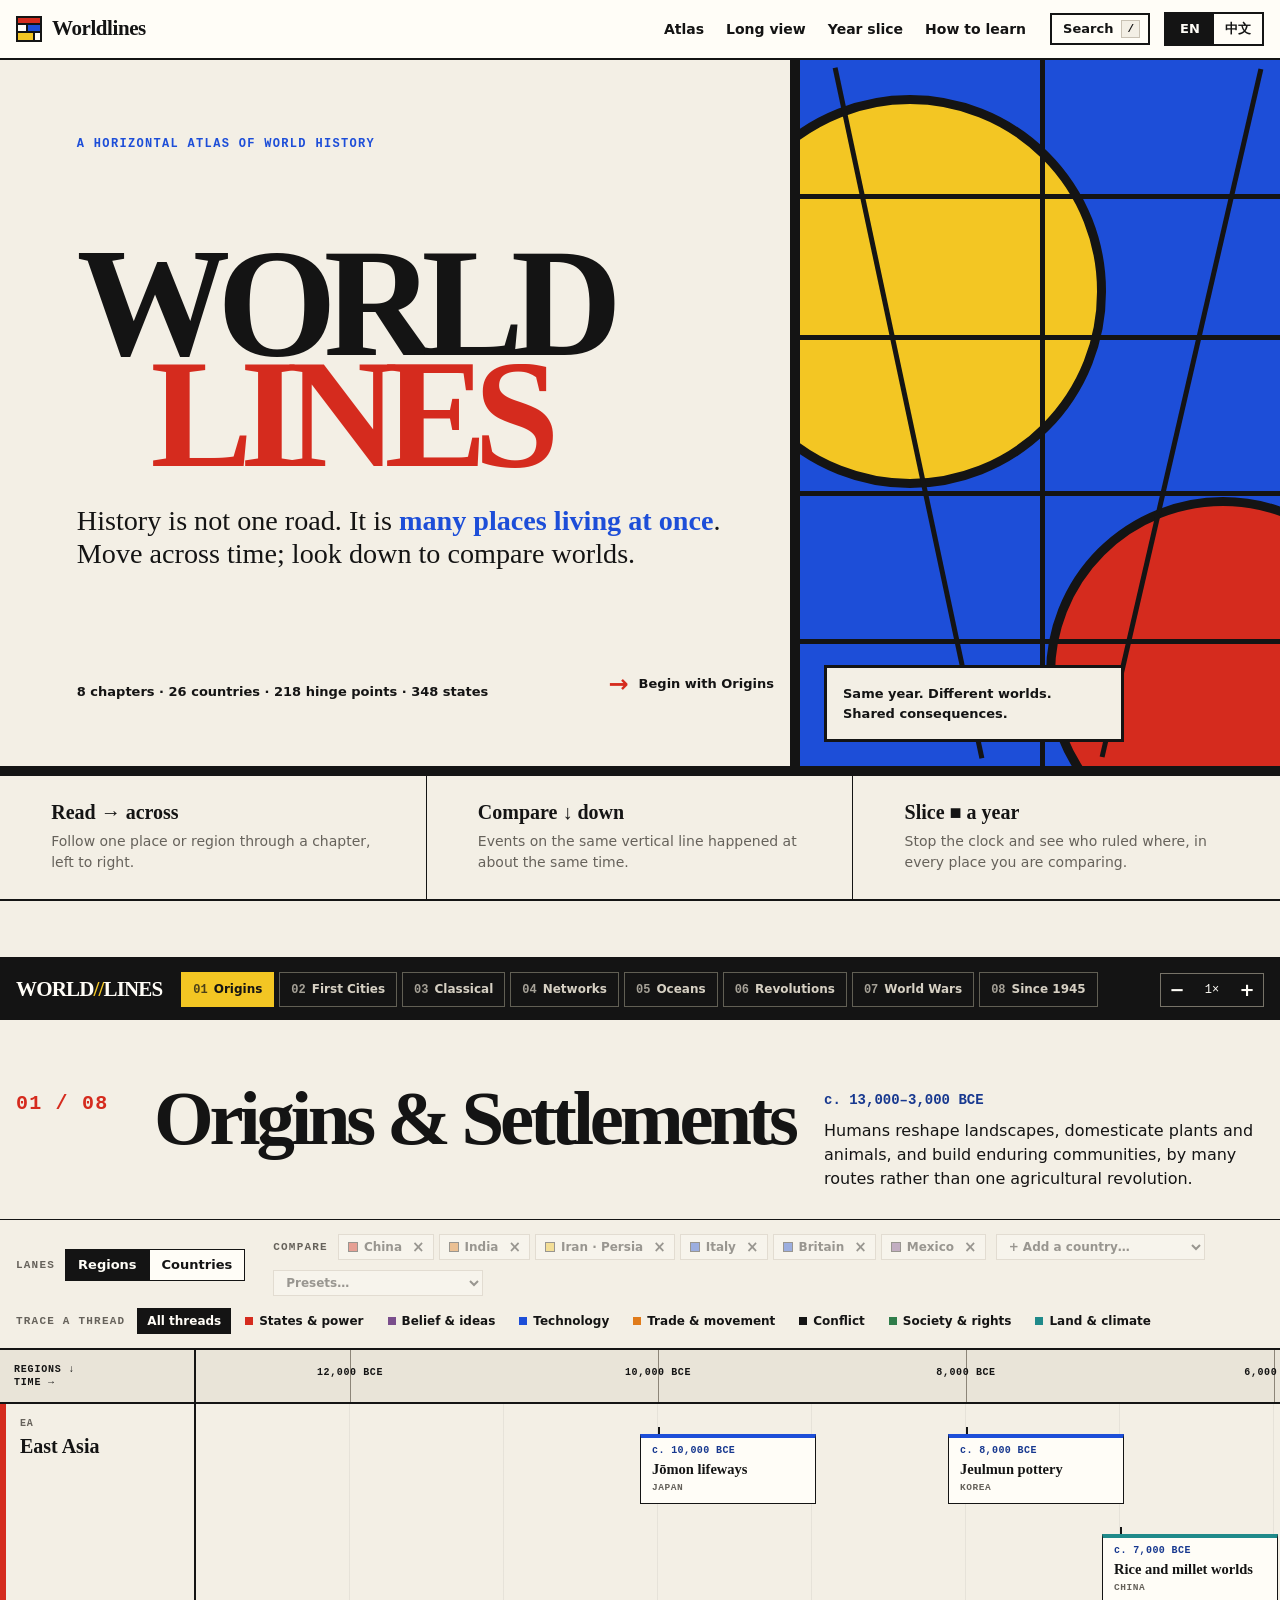
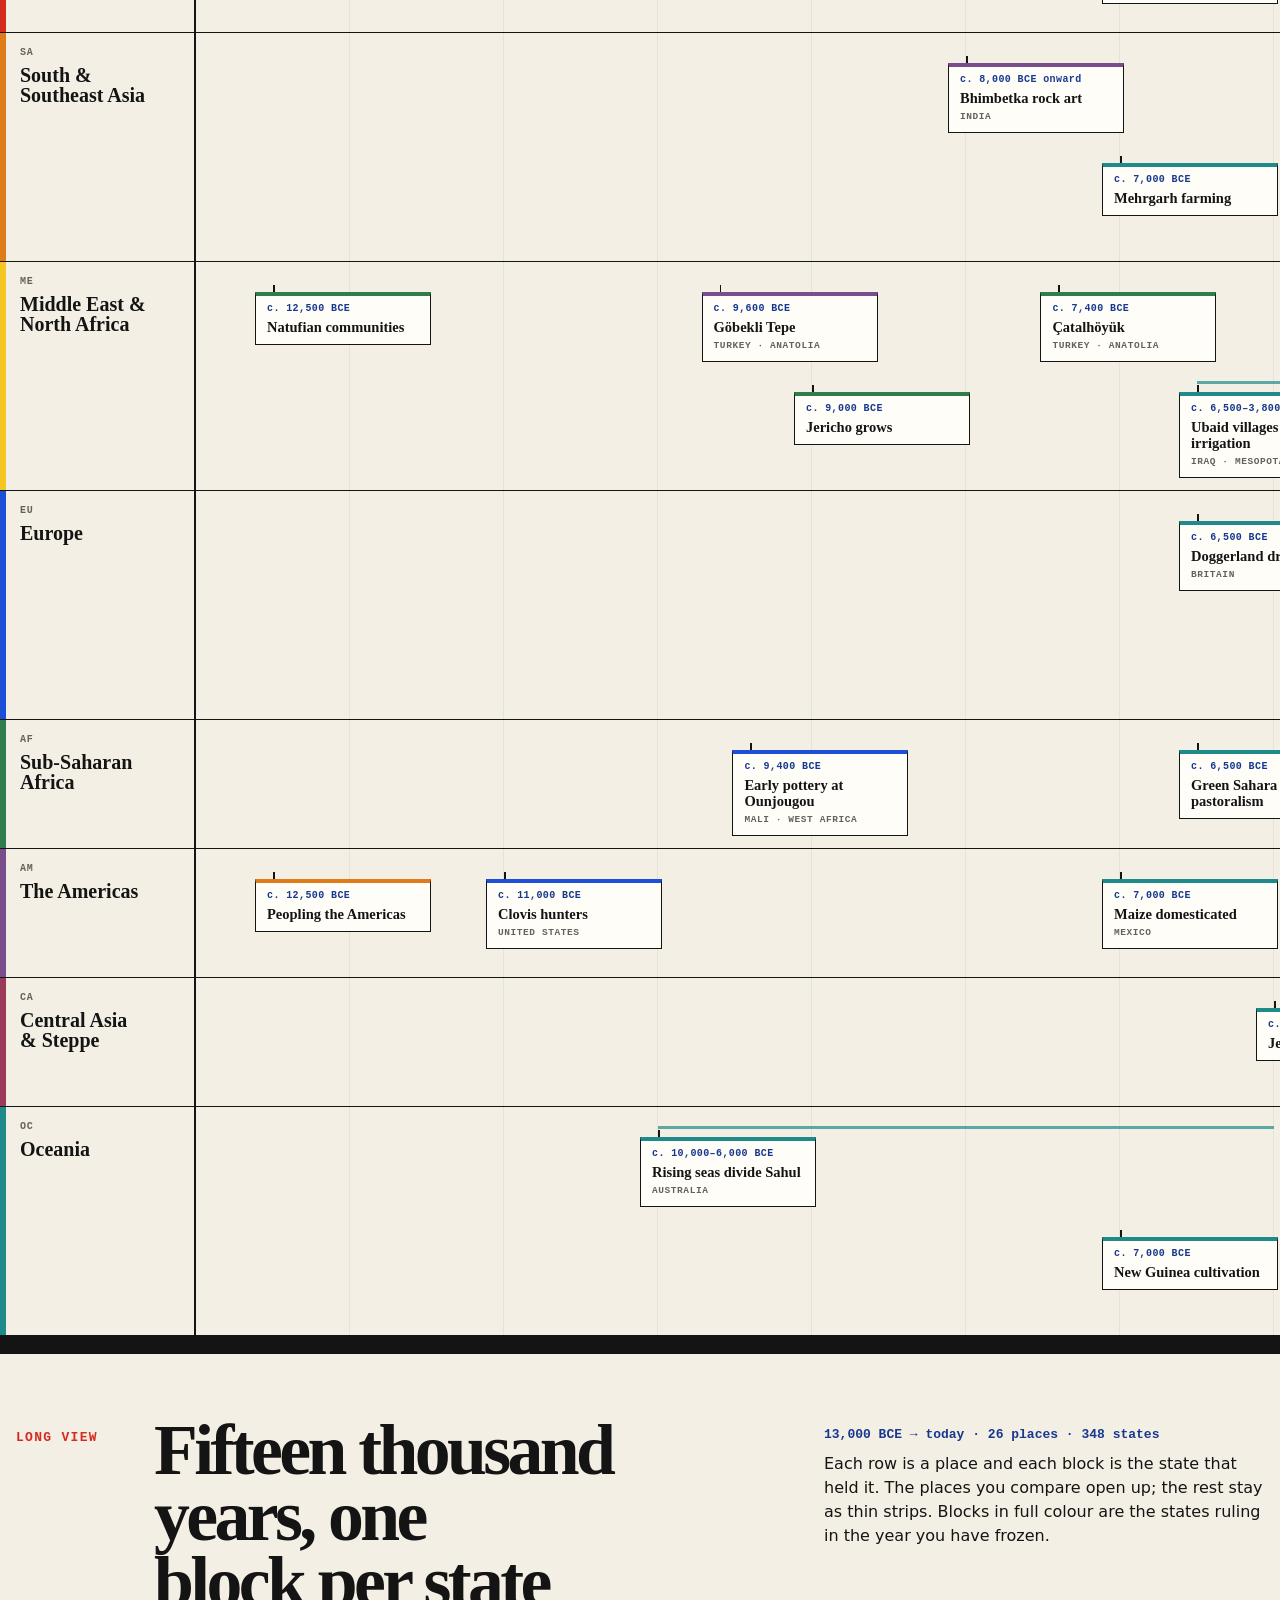
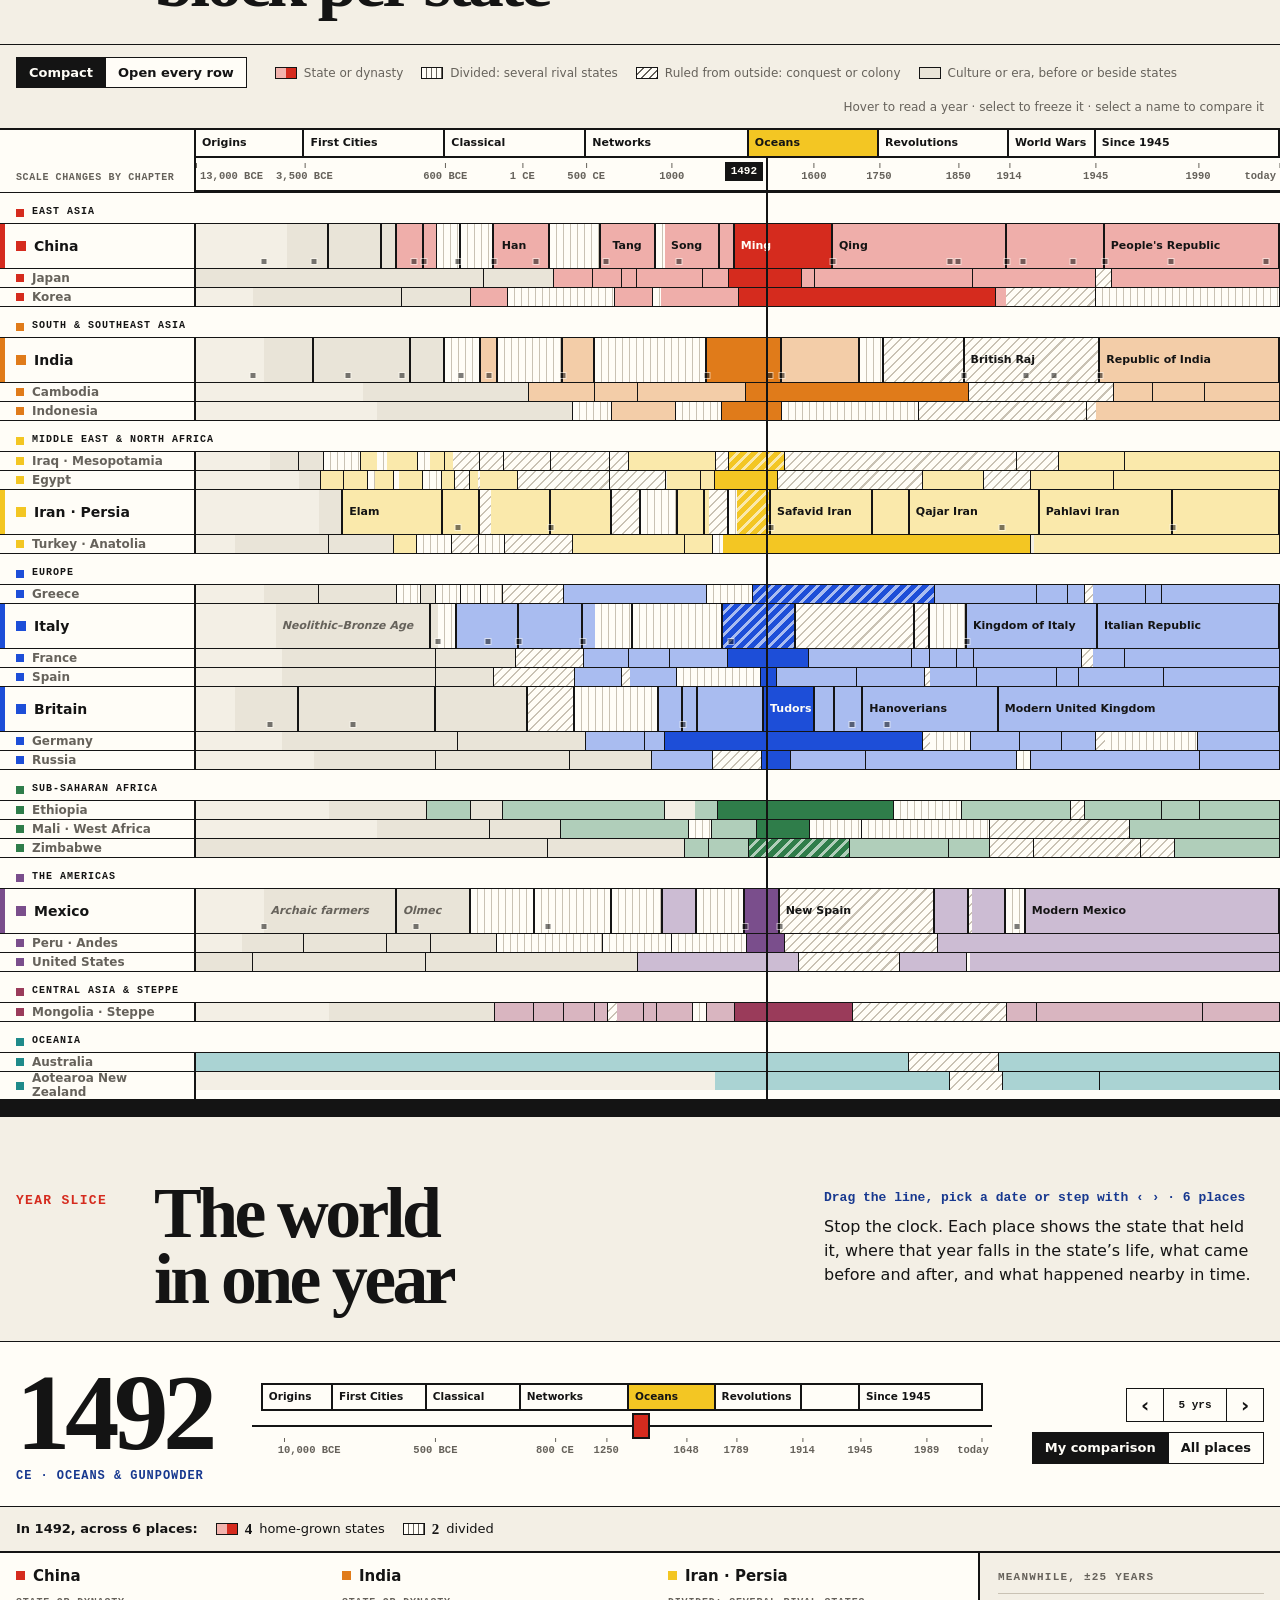
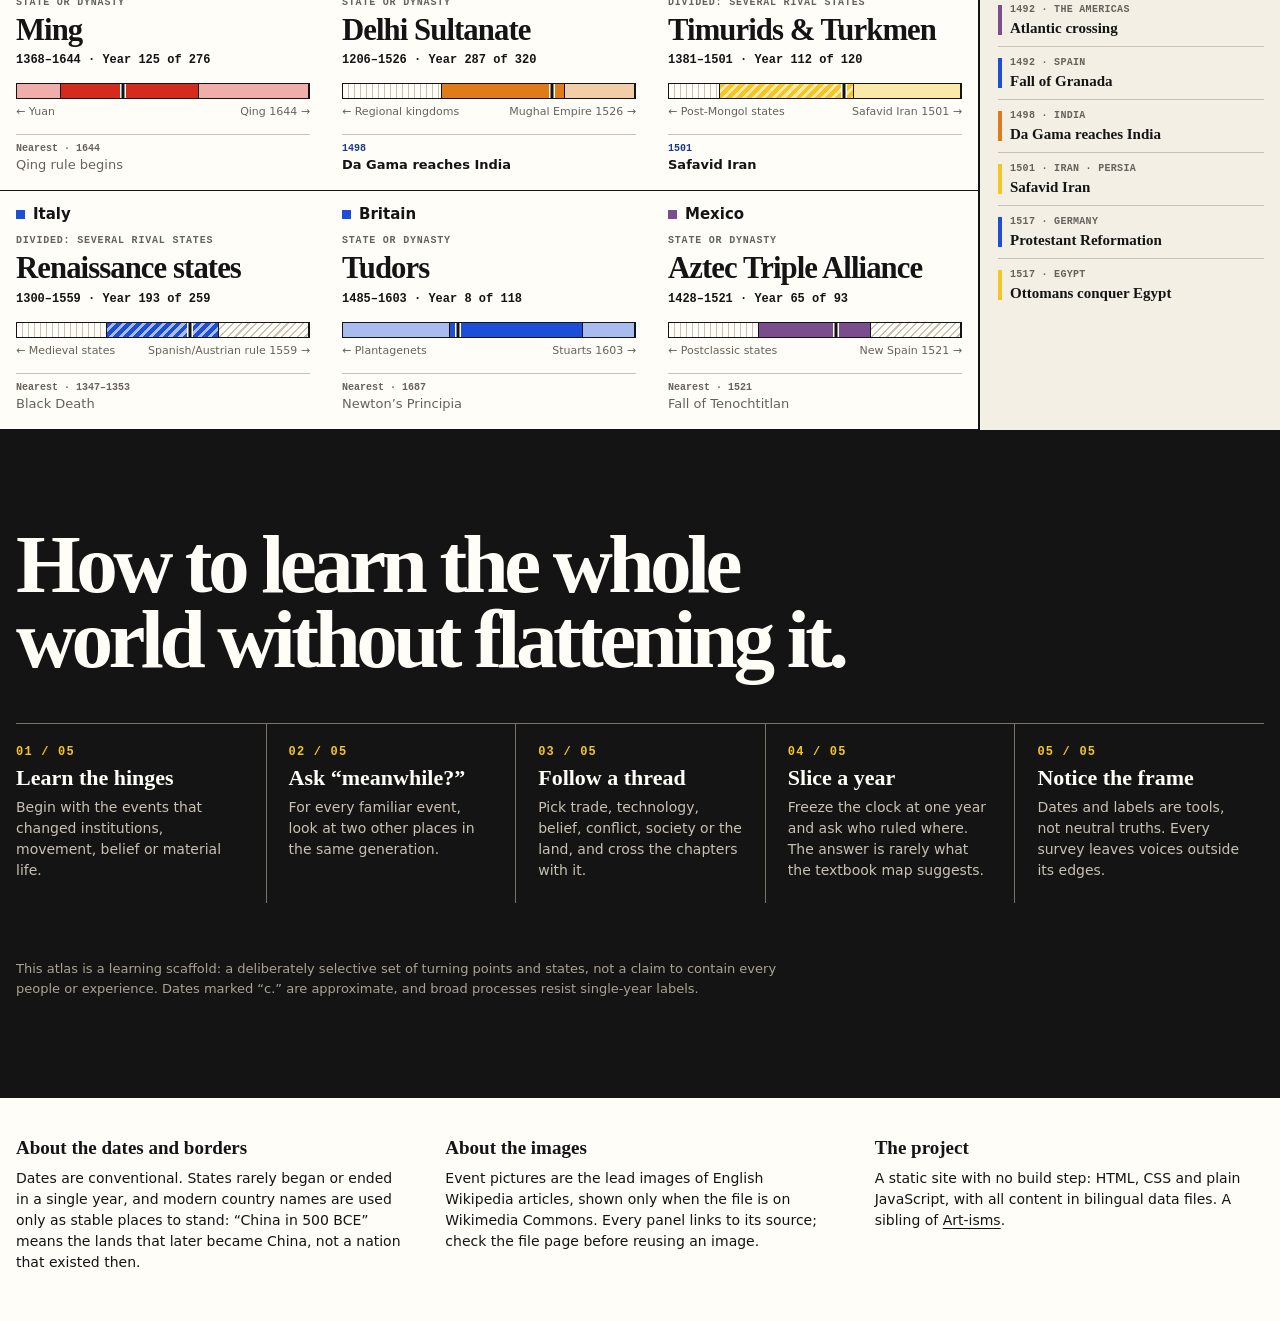
<file: index.html>
<!doctype html>
<html lang="en">
<head>
<meta charset="utf-8">
<meta name="viewport" content="width=device-width, initial-scale=1, viewport-fit=cover">
<title>Worldlines</title>
<meta name="description" content="A bilingual (English / 中文) atlas of world history in the style of Mondrian: compare regions and countries side by side across 15,000 years, chapter by chapter or one year at a time.">
<meta name="theme-color" content="#fffdf7">
<link rel="icon" href="data:image/svg+xml,%3Csvg xmlns='http://www.w3.org/2000/svg' viewBox='0 0 26 26'%3E%3Crect width='26' height='26' fill='%23141414'/%3E%3Crect x='2' y='2' width='22' height='5' fill='%23d52b1e'/%3E%3Crect x='2' y='9' width='8' height='6' fill='%23fffdf7'/%3E%3Crect x='12' y='9' width='12' height='6' fill='%231d4ed8'/%3E%3Crect x='2' y='17' width='15' height='7' fill='%23f3c623'/%3E%3Crect x='19' y='17' width='5' height='7' fill='%23fffdf7'/%3E%3C/svg%3E">
<link rel="stylesheet" href="assets/styles.css">
</head>
<body>
<header class="topbar">
  <div class="wrap pad">
    <a class="brand" href="#top">
      <svg viewBox="0 0 26 26" aria-hidden="true"><rect width="26" height="26" fill="#141414"/><rect x="2" y="2" width="22" height="5" fill="#d52b1e"/><rect x="2" y="9" width="8" height="6" fill="#fffdf7"/><rect x="12" y="9" width="12" height="6" fill="#1d4ed8"/><rect x="2" y="17" width="15" height="7" fill="#f3c623"/><rect x="19" y="17" width="5" height="7" fill="#fffdf7"/></svg>
      <span data-i18n="brand">Worldlines</span>
    </a>
    <nav class="nav" aria-label="Sections">
      <a href="#atlas" data-i18n="navAtlas">Atlas</a>
      <a href="#long" data-i18n="navLong">Long view</a>
      <a href="#slice" data-i18n="navSlice">Year slice</a>
      <a href="#learn" data-i18n="navLearn">How to learn</a>
    </nav>
    <button type="button" class="search-btn" id="search-open"><span data-i18n="search">Search</span> <kbd>/</kbd></button>
    <div class="lang" role="group" aria-label="Language">
      <button type="button" data-lang="en" aria-pressed="true">EN</button>
      <button type="button" data-lang="zh" aria-pressed="false">中文</button>
    </div>
  </div>
</header>

<main id="top">
  <section class="masthead">
    <div class="hero-copy">
      <p class="eyebrow" data-i18n="kicker">A horizontal atlas of world history</p>
      <div>
        <h1><span data-i18n="h1a">WORLD</span><span class="red" data-i18n="h1b">LINES</span></h1>
        <p class="hero-dek" data-i18n-html="dek">History is not one road. It is <strong>many places living at once.</strong> Move across time; look down to compare worlds.</p>
      </div>
      <div class="hero-meta">
        <span id="stats"></span>
        <a class="scroll-cue" href="#atlas" data-i18n="cue">Begin with Origins</a>
      </div>
    </div>
    <div class="hero-graphic" aria-hidden="true">
      <div class="latitudes"><i></i><i></i><i></i><i></i></div>
      <div class="meridians"><i></i><i></i><i></i></div>
      <p class="graphic-caption" data-i18n="heroCap">Same year. Different worlds. Shared consequences.</p>
    </div>
  </section>

  <section class="manifesto" aria-label="How to read the atlas">
    <div><b data-i18n="m1t">Read → across</b><p data-i18n="m1">Follow one place or region through a chapter, left to right.</p></div>
    <div><b data-i18n="m2t">Compare ↓ down</b><p data-i18n="m2">Events on the same vertical line happened at about the same time.</p></div>
    <div><b data-i18n="m3t">Slice ■ a year</b><p data-i18n="m3">Stop the clock and see who ruled where, in every place you are comparing.</p></div>
  </section>

  <section class="atlas" id="atlas">
    <nav class="toolbar" aria-label="Chapters">
      <div class="brand-mini" data-i18n-html="brandMini">WORLD<b>//</b>LINES</div>
      <div class="chapter-nav" id="chapter-nav"></div>
      <div class="zoom" role="group" aria-label="Zoom">
        <button type="button" data-zoom="-1" aria-label="Zoom out">−</button>
        <span id="zoom-val">1×</span>
        <button type="button" data-zoom="1" aria-label="Zoom in">+</button>
      </div>
    </nav>

    <div class="chapter-intro" aria-live="polite">
      <div class="chapter-no" id="chapter-no"></div>
      <div><h2 id="chapter-title"></h2></div>
      <div class="chapter-note"><p class="range" id="chapter-range"></p><p id="chapter-desc"></p></div>
    </div>

    <div class="controls" id="controls">
      <div class="ctl">
        <span class="micro" data-i18n="lanesBy">Lanes</span>
        <div class="seg" role="group" id="mode-seg">
          <button type="button" data-mode="regions" data-i18n="modeRegions">Regions</button>
          <button type="button" data-mode="places" data-i18n="modePlaces">Countries</button>
        </div>
      </div>
      <div class="ctl cmp" id="cmp-ctl">
        <span class="micro" data-i18n="compare">Compare</span>
        <div class="cmp-chips" id="cmp-chips"></div>
        <select id="cmp-add" class="cmp-add" aria-label="Add a country"></select>
        <select id="cmp-preset" class="cmp-add" aria-label="Preset"></select>
      </div>
      <div class="theme-bar" id="theme-bar" aria-label="Filter by theme"></div>
    </div>
    <div class="tl-scroll" id="tl-scroll"><div class="stage" id="stage"></div></div>
  </section>

  <section class="view" id="long">
    <header class="sec-intro">
      <p class="sec-no" data-i18n="longNo">Long view</p>
      <h2 data-i18n="longTitle">Fifteen thousand years, one block per state</h2>
      <div class="sec-note"><p class="range" id="long-range"></p><p data-i18n="longLede">Each row is a place and each block is the state that held it. The places you compare open up; the rest stay as thin strips. Blocks in full colour are the states ruling in the year you have frozen.</p></div>
    </header>
    <div class="view-bar">
      <div class="seg" role="group" id="long-seg">
        <button type="button" data-long="compact" data-i18n="lvCompact">Compact</button>
        <button type="button" data-long="open" data-i18n="lvOpen">Open every row</button>
      </div>
      <div class="legend" id="kind-legend"></div>
      <p class="view-hint" data-i18n="lvHelp">Hover to read a year · select to freeze it · select a name to compare it</p>
    </div>
    <div class="lv-scroll"><div class="lv" id="lv"></div></div>
  </section>

  <section class="view" id="slice">
    <header class="sec-intro">
      <p class="sec-no" data-i18n="sliceNo">Year slice</p>
      <h2 data-i18n="sliceTitle">The world in one year</h2>
      <div class="sec-note"><p class="range" id="slice-range"></p><p data-i18n="sliceLede">Stop the clock. Each place shows the state that held it, where that year falls in the state’s life, what came before and after, and what happened nearby in time.</p></div>
    </header>
    <div class="slicer">
      <div class="year-big" id="year-big" aria-live="polite"></div>
      <div class="scrub">
        <div class="scrub-band" id="scrub-band" aria-hidden="true"></div>
        <input type="range" id="year-range" min="0" max="1000" step="1" aria-label="Year">
        <div class="scrub-marks" id="year-presets"></div>
      </div>
      <div class="slicer-side">
        <div class="stepper" role="group" aria-label="Step">
          <button type="button" data-dir="-1" aria-label="Earlier">‹</button>
          <span id="step-lbl"></span>
          <button type="button" data-dir="1" aria-label="Later">›</button>
        </div>
        <div class="seg" role="group" id="slice-seg">
          <button type="button" data-slice="cmp" data-i18n="sliceCmp">My comparison</button>
          <button type="button" data-slice="all" data-i18n="sliceAll">All places</button>
        </div>
      </div>
    </div>
    <p class="slice-sum" id="slice-sum"></p>
    <div class="slice-body">
      <div class="slice-grid" id="slice-grid"></div>
      <aside class="mw-col"><p class="micro" id="mw-lbl"></p><div class="mw-list" id="slice-world"></div></aside>
    </div>
  </section>

  <section class="learning" id="learn">
    <div class="wrap pad">
      <h2 data-i18n="learnTitle">How to learn the whole world without flattening it.</h2>
      <ol class="learning-grid" id="learning"></ol>
      <p class="footer-note" data-i18n="learnNote">This atlas is a learning scaffold: a deliberately selective set of turning points and states, not a claim to contain every people or experience. Dates marked “c.” are approximate, and broad processes resist single-year labels.</p>
    </div>
  </section>
</main>

<footer>
  <div class="wrap pad">
    <div>
      <h3 data-i18n="fDatesT">About the dates and borders</h3>
      <p data-i18n="fDates">Dates are conventional. States rarely began or ended in a single year, and modern country names are used only as stable places to stand: “China in 500 BCE” means the lands that later became China, not a nation that existed then.</p>
    </div>
    <div>
      <h3 data-i18n="fImgT">About the images</h3>
      <p data-i18n="fImg">Event pictures are the lead images of English Wikipedia articles, shown only when the file is on Wikimedia Commons. Every panel links to its source; check the file page before reusing an image.</p>
    </div>
    <div>
      <h3 data-i18n="fProjT">The project</h3>
      <p data-i18n-html="fProj">A static site with no build step: HTML, CSS and plain JavaScript, with all content in bilingual data files. A sibling of <a href="https://geekplux.github.io/art-isms/">Art-isms</a>.</p>
    </div>
  </div>
</footer>

<aside class="detail" id="detail" role="dialog" aria-modal="false" aria-labelledby="d-title" aria-hidden="true">
  <div class="detail-top"><span data-i18n="detailTop">Event · connections</span><button type="button" class="x" id="detail-close" aria-label="Close">×</button></div>
  <div class="detail-body" id="detail-body"></div>
</aside>

<section class="search" id="search" role="dialog" aria-modal="true" aria-label="Search" aria-hidden="true">
  <div class="search-wrap">
    <div class="search-head"><input class="search-input" id="search-input" type="search" autocomplete="off" placeholder="Search history…"><button type="button" class="x big" id="search-close" aria-label="Close">×</button></div>
    <p class="search-help" data-i18n="searchHelp">Try “printing”, “empire”, “silver”, a dynasty or a country. Press Esc to close.</p>
    <div class="search-results" id="search-results"></div>
  </div>
</section>

<div class="lv-tip" id="lv-tip" hidden></div>

<script src="data/core.js"></script>
<script src="data/polities.js"></script>
<script src="data/events.js"></script>
<script src="assets/app.js"></script>
</body>
</html>
</file>
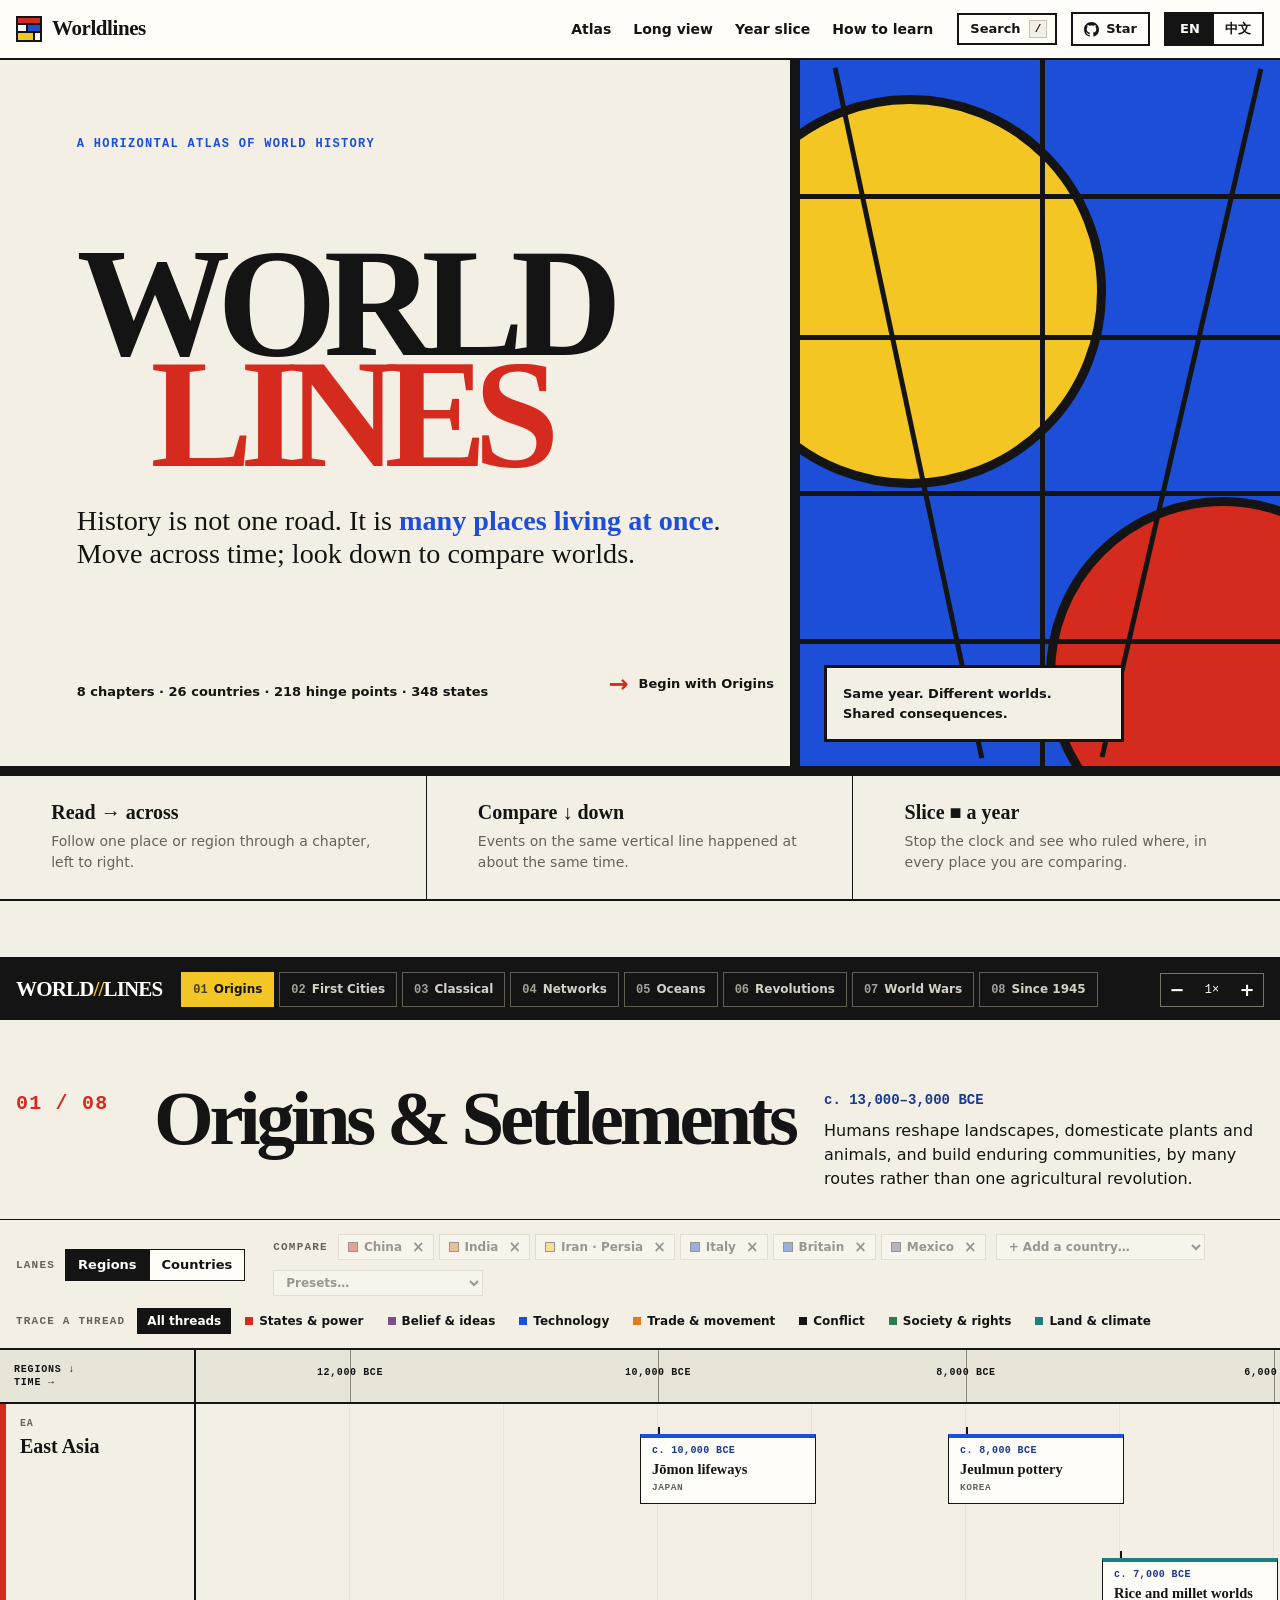
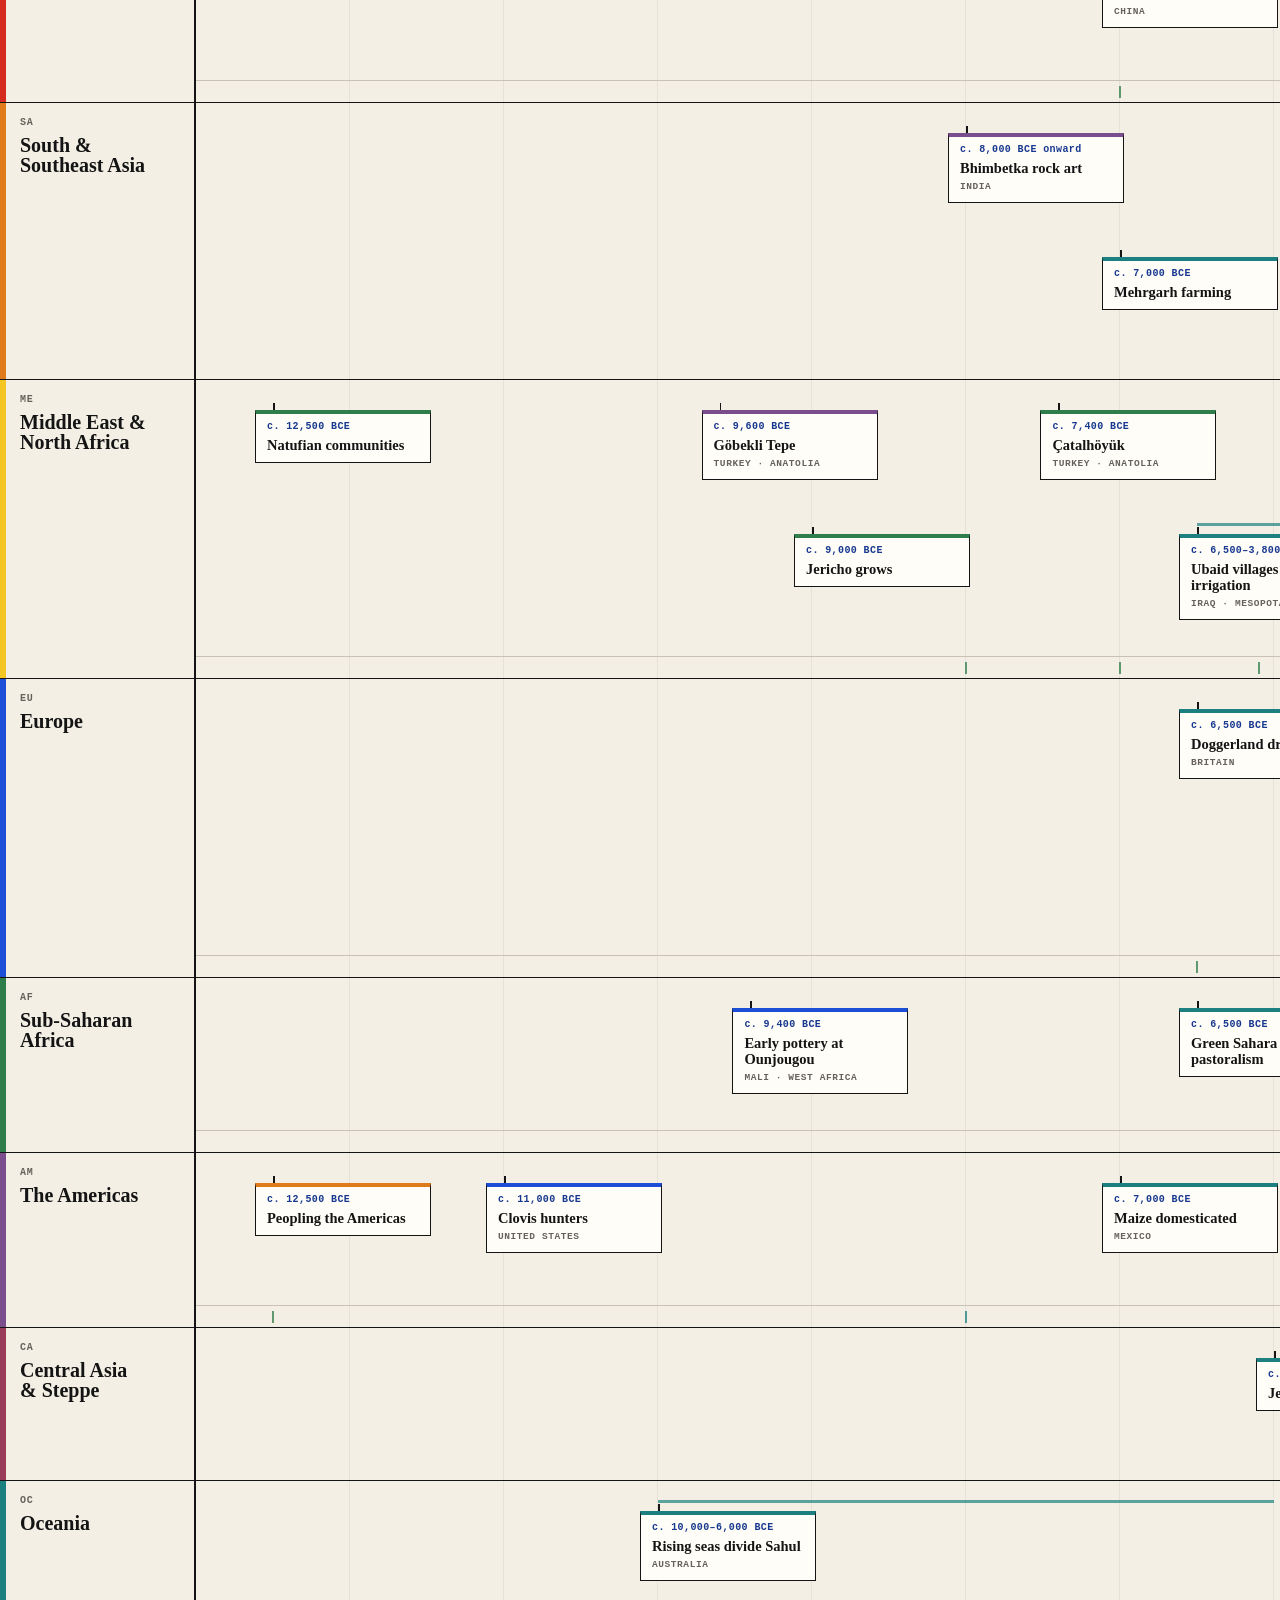
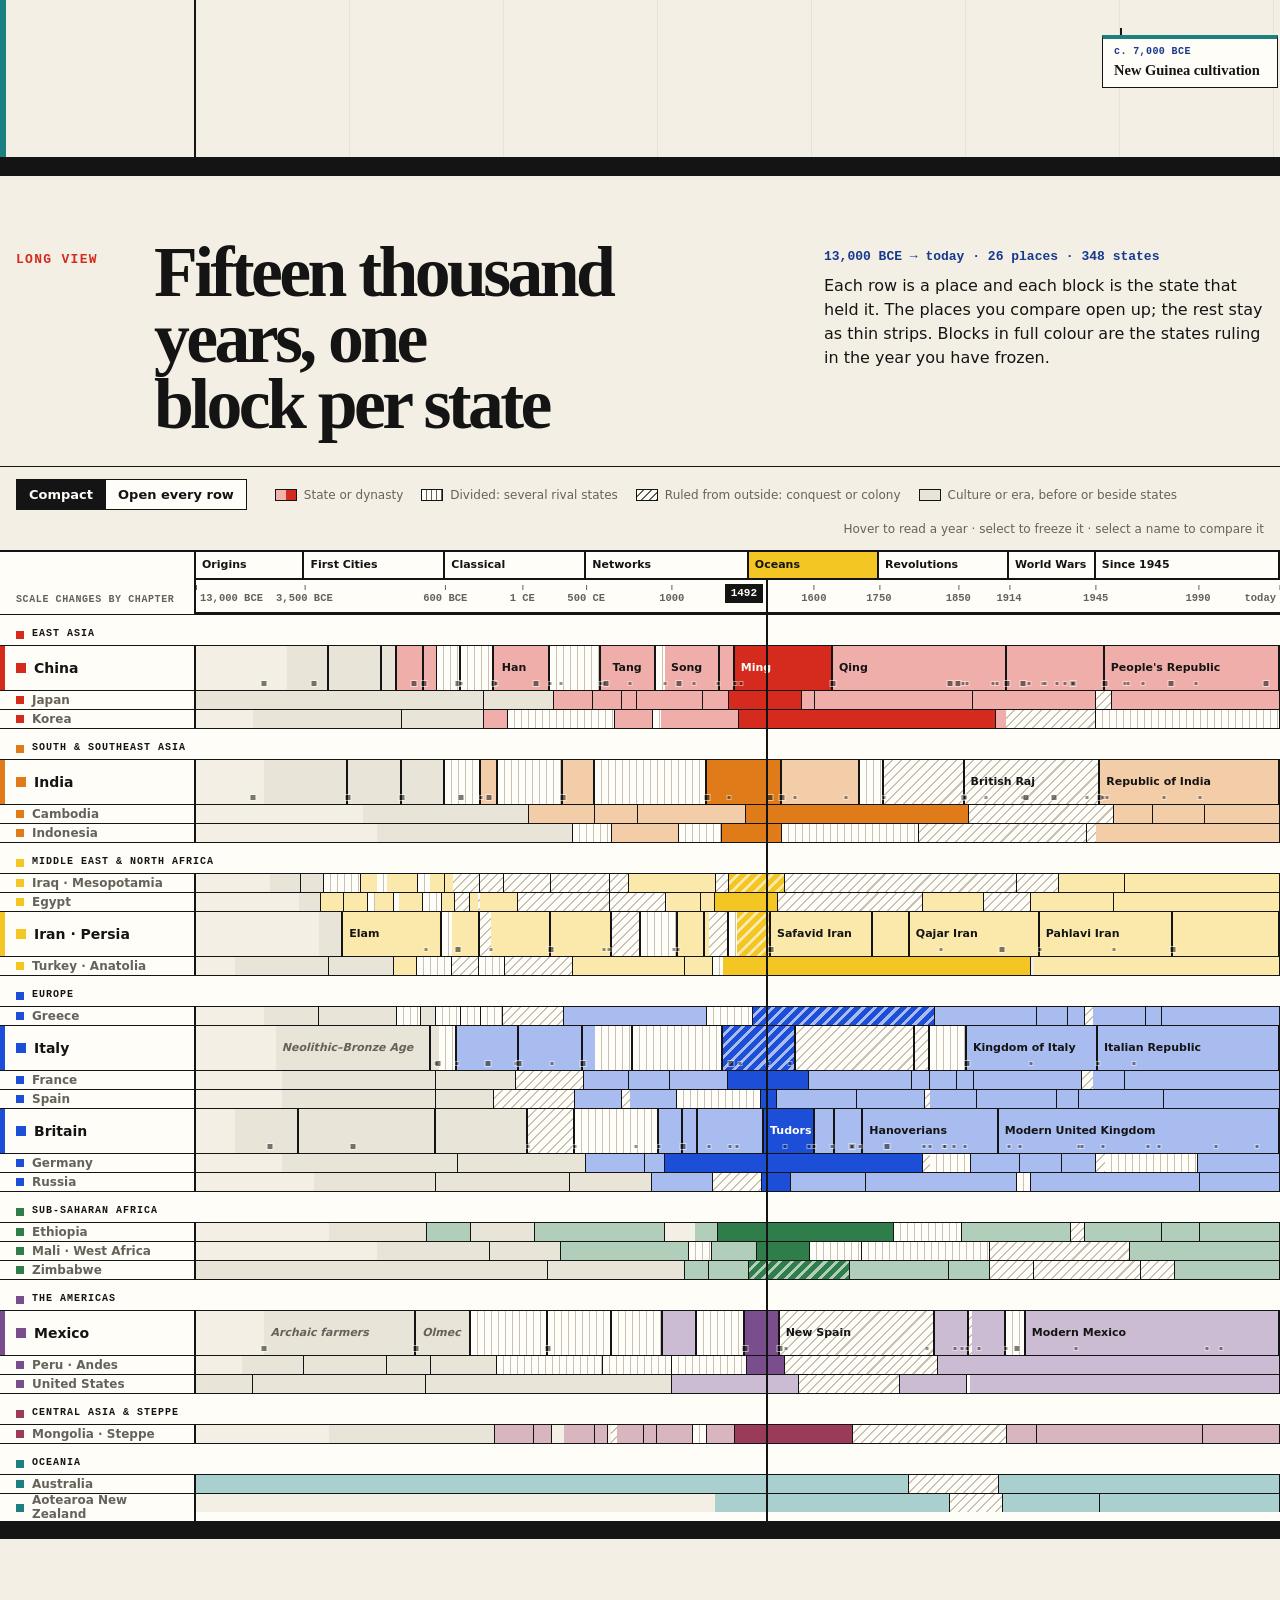
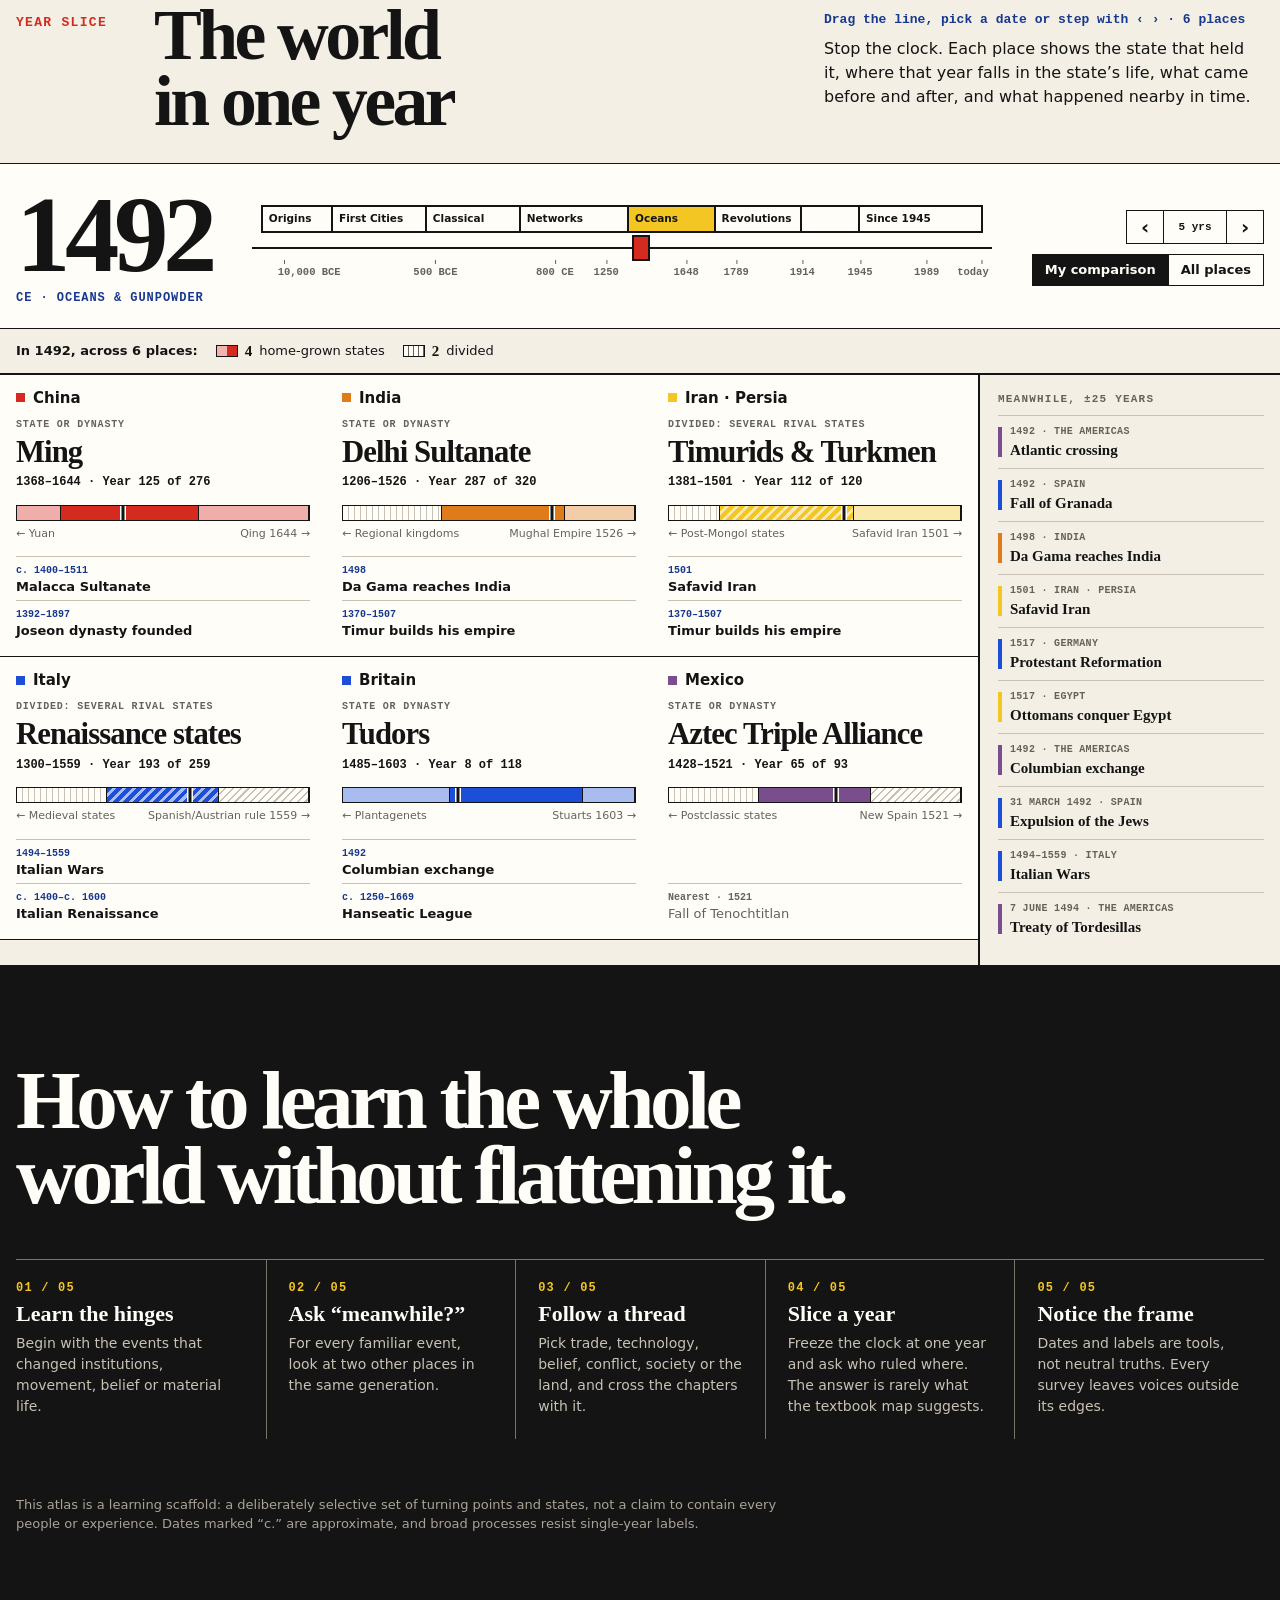
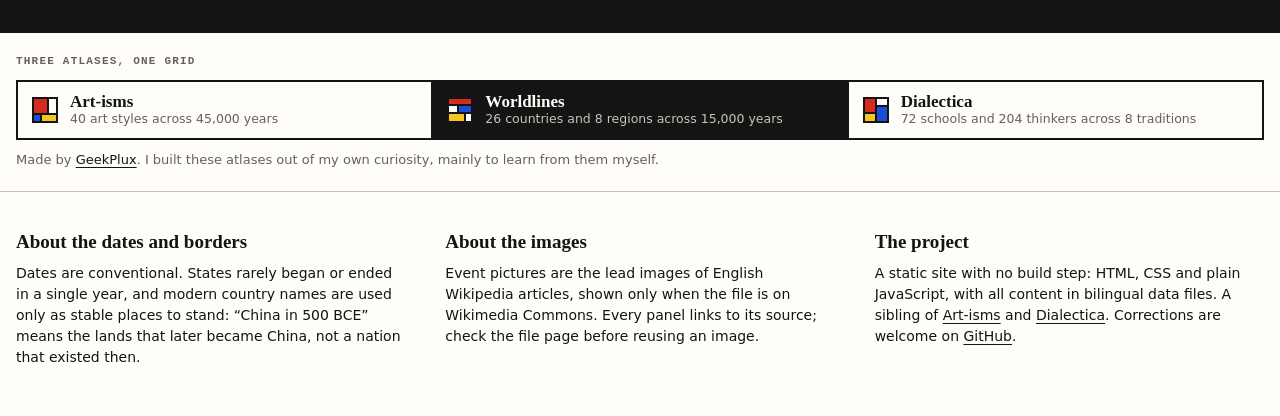
<file: public/index.html>
<!doctype html>
<html lang="en">
<head>
<meta charset="utf-8">
<meta name="viewport" content="width=device-width, initial-scale=1, viewport-fit=cover">
<title>Worldlines: compare world history across countries and regions</title>
<meta name="description" content="An atlas of world history in the style of Mondrian. Compare 26 countries and 8 regions side by side across 15,000 years: 218 turning points, 348 states and dynasties, and who ruled where in any year. In English and Chinese.">
<link rel="canonical" href="https://worldlines.geekplux.com/">
<link rel="alternate" hreflang="en" href="https://worldlines.geekplux.com/">
<link rel="alternate" hreflang="zh-Hans" href="https://worldlines.geekplux.com/?lang=zh">
<link rel="alternate" hreflang="x-default" href="https://worldlines.geekplux.com/">
<meta name="theme-color" content="#fffdf7">
<meta name="color-scheme" content="light">
<link rel="icon" href="favicon.svg" type="image/svg+xml">
<link rel="icon" href="favicon-48.png" type="image/png" sizes="48x48">
<link rel="apple-touch-icon" href="apple-touch-icon.png">
<meta property="og:type" content="website">
<meta property="og:site_name" content="Worldlines">
<meta property="og:url" content="https://worldlines.geekplux.com/">
<meta property="og:title" content="Worldlines: compare world history across countries and regions">
<meta property="og:description" content="Compare 26 countries and 8 regions across 15,000 years, chapter by chapter or one year at a time. A Mondrian-style atlas in English and Chinese.">
<meta property="og:image" content="https://worldlines.geekplux.com/og.png">
<meta property="og:image:width" content="1200">
<meta property="og:image:height" content="630">
<meta property="og:image:type" content="image/png">
<meta property="og:image:alt" content="Worldlines: a horizontal atlas of world history, with a blue, yellow and red Mondrian-style globe.">
<meta property="og:locale" content="en_US">
<meta property="og:locale:alternate" content="zh_CN">
<meta name="twitter:card" content="summary_large_image">
<meta name="twitter:title" content="Worldlines: compare world history across countries and regions">
<meta name="twitter:description" content="Compare 26 countries and 8 regions across 15,000 years, chapter by chapter or one year at a time.">
<meta name="twitter:image" content="https://worldlines.geekplux.com/og.png">
<meta name="twitter:image:alt" content="Worldlines: a horizontal atlas of world history, with a blue, yellow and red Mondrian-style globe.">
<script type="application/ld+json">
{
  "@context": "https://schema.org",
  "@graph": [
    {
      "@type": "WebSite",
      "@id": "https://worldlines.geekplux.com/#website",
      "name": "Worldlines",
      "alternateName": "世界线",
      "url": "https://worldlines.geekplux.com/",
      "description": "A bilingual atlas of world history for comparing 26 countries and 8 regions across 15,000 years: turning points, states and dynasties, and who ruled where in any year.",
      "inLanguage": ["en", "zh-Hans"],
      "isAccessibleForFree": true,
      "about": [{ "@type": "Thing", "name": "World history" }, { "@type": "Thing", "name": "Comparative history" }, { "@type": "Thing", "name": "Timeline" }],
      "license": "https://creativecommons.org/licenses/by-sa/4.0/",
      "creator": { "@type": "Person", "name": "GeekPlux", "url": "https://geekplux.com/", "sameAs": ["https://github.com/geekplux"] },
      "codeRepository": "https://github.com/geekplux/worldlines"
    },
    {
      "@type": "WebPage",
      "@id": "https://worldlines.geekplux.com/#webpage",
      "url": "https://worldlines.geekplux.com/",
      "name": "Worldlines: compare world history across countries and regions",
      "isPartOf": { "@id": "https://worldlines.geekplux.com/#website" },
      "inLanguage": "en",
      "primaryImageOfPage": { "@type": "ImageObject", "url": "https://worldlines.geekplux.com/og.png", "width": 1200, "height": 630 }
    }
  ]
}
</script>
<script>
/* Google Analytics 4 with Consent Mode v2, on the production domains only (.com, and .org until it redirects). Until the visitor accepts in
   the consent bar (assets/app.js), analytics_storage stays "denied": GA sends cookieless pings, no IDs.
   cookie_domain "none" makes the cookies host-only (no other *.geekplux.com or *.geekplux.org site sees them), and app.js sends the page_view
   itself once the page has rendered, so it carries the right language and title. */
(function () {
  var GA_ID = "G-10HB9ZHEKC";
  if (!/^worldlines\.geekplux\.(com|org)$/.test(location.hostname)) return;
  var choice = null;
  try { choice = localStorage.getItem("worldlines-consent"); } catch (e) { /* storage blocked */ }
  window.dataLayer = window.dataLayer || [];
  window.gtag = function () { window.dataLayer.push(arguments); };
  gtag("consent", "default", { ad_storage: "denied", ad_user_data: "denied", ad_personalization: "denied", analytics_storage: choice === "granted" ? "granted" : "denied" });
  gtag("js", new Date());
  gtag("config", GA_ID, { send_page_view: false, cookie_domain: "none" });
  var s = document.createElement("script");
  s.async = true;
  s.src = "https://www.googletagmanager.com/gtag/js?id=" + GA_ID;
  document.head.appendChild(s);
})();
</script>
<link rel="stylesheet" href="assets/styles.css?v=04513ec0d1">
</head>
<body>
<a class="skip" href="#top" data-i18n="skip">Skip to content</a>
<header class="topbar">
  <div class="wrap pad">
    <a class="brand" href="#top">
      <svg viewBox="0 0 26 26" aria-hidden="true"><rect width="26" height="26" fill="#141414"/><rect x="2" y="2" width="22" height="5" fill="#d52b1e"/><rect x="2" y="9" width="8" height="6" fill="#fffdf7"/><rect x="12" y="9" width="12" height="6" fill="#1d4ed8"/><rect x="2" y="17" width="15" height="7" fill="#f3c623"/><rect x="19" y="17" width="5" height="7" fill="#fffdf7"/></svg>
      <span data-i18n="brand">Worldlines</span>
    </a>
    <nav class="nav" aria-label="Sections" data-i18n-aria="ariaSections">
      <a href="#atlas" data-i18n="navAtlas">Atlas</a>
      <a href="#long" data-i18n="navLong">Long view</a>
      <a href="#slice" data-i18n="navSlice">Year slice</a>
      <a href="#learn" data-i18n="navLearn">How to learn</a>
    </nav>
    <button type="button" class="search-btn" id="search-open"><span data-i18n="search">Search</span> <kbd>/</kbd></button>
    <a class="gh-star" id="gh-star" href="https://github.com/geekplux/worldlines" target="_blank" rel="noopener" aria-label="Star Worldlines on GitHub" data-i18n-aria="starTitle" title="Star Worldlines on GitHub"><svg viewBox="0 0 16 16" aria-hidden="true"><path fill="currentColor" d="M8 0c4.42 0 8 3.58 8 8a8.013 8.013 0 0 1-5.45 7.59c-.4.08-.55-.17-.55-.38 0-.27.01-1.13.01-2.2 0-.75-.25-1.23-.54-1.48 1.78-.2 3.65-.88 3.65-3.95 0-.88-.31-1.59-.82-2.15.08-.2.36-1.02-.08-2.12 0 0-.67-.22-2.2.82-.64-.18-1.32-.27-2-.27-.68 0-1.36.09-2 .27-1.53-1.03-2.2-.82-2.2-.82-.44 1.1-.16 1.92-.08 2.12-.51.56-.82 1.28-.82 2.15 0 3.06 1.86 3.75 3.64 3.95-.23.2-.44.55-.51 1.07-.46.21-1.61.55-2.33-.66-.15-.24-.6-.83-1.23-.82-.67.01-.27.38.01.53.34.19.73.9.82 1.13.16.45.68 1.31 2.69.94 0 .67.01 1.3.01 1.49 0 .21-.15.45-.55.38A7.995 7.995 0 0 1 0 8c0-4.42 3.58-8 8-8Z"/></svg><span data-i18n="star">Star</span></a>
    <div class="lang" role="group" aria-label="Language" data-i18n-aria="ariaLang">
      <button type="button" data-lang="en" aria-pressed="true">EN</button>
      <button type="button" data-lang="zh" lang="zh-CN" aria-pressed="false">中文</button>
    </div>
  </div>
</header>

<main id="top" tabindex="-1">
  <section class="masthead">
    <div class="hero-copy">
      <p class="eyebrow" data-i18n="kicker">A horizontal atlas of world history</p>
      <div>
        <h1 aria-label="Worldlines" data-i18n-aria="brand"><span data-i18n="h1a" aria-hidden="true">WORLD</span><span class="red" data-i18n="h1b" aria-hidden="true">LINES</span></h1>
        <p class="hero-dek" data-i18n-html="dek">History is not one road. It is <strong>many places living at once.</strong> Move across time; look down to compare worlds.</p>
      </div>
      <div class="hero-meta">
        <span id="stats"></span>
        <a class="scroll-cue" href="#atlas" data-i18n="cue">Begin with Origins</a>
      </div>
    </div>
    <div class="hero-graphic" aria-hidden="true">
      <div class="latitudes"><i></i><i></i><i></i><i></i></div>
      <div class="meridians"><i></i><i></i><i></i></div>
      <p class="graphic-caption" data-i18n="heroCap">Same year. Different worlds. Shared consequences.</p>
    </div>
  </section>

  <section class="manifesto" aria-label="How to read the atlas" data-i18n-aria="ariaManifesto">
    <div><b data-i18n="m1t">Read → across</b><p data-i18n="m1">Follow one place or region through a chapter, left to right.</p></div>
    <div><b data-i18n="m2t">Compare ↓ down</b><p data-i18n="m2">Events on the same vertical line happened at about the same time.</p></div>
    <div><b data-i18n="m3t">Slice ■ a year</b><p data-i18n="m3">Stop the clock and see who ruled where, in every place you are comparing.</p></div>
  </section>

  <noscript>
    <section class="noscript">
      <h2>The atlas needs JavaScript</h2>
      <p>Worldlines draws its timelines in the browser. Turn on JavaScript to compare 26 countries and 8 regions through 218 turning points and 348 states. The eight chapters are:</p>
      <ol>
        <li><b>01 · Origins &amp; Settlements</b> <span>c. 13,000–3,000 BCE</span><p>Humans reshape landscapes, domesticate plants and animals, and build enduring communities, by many routes rather than one agricultural revolution.</p></li>
        <li><b>02 · Cities, States &amp; Writing</b> <span>c. 3,500–500 BCE</span><p>Dense settlements, record-keeping, organised religion, taxation, armies and long-distance exchange transform power.</p></li>
        <li><b>03 · Classical Worlds</b> <span>c. 600 BCE–600 CE</span><p>Large empires and durable schools of thought take shape across Eurasia, Africa and the Americas.</p></li>
        <li><b>04 · Connected Worlds</b> <span>500–1500 CE</span><p>Trade, pilgrimage, scholarship, conquest and migration bind distant societies, while disease and war travel too.</p></li>
        <li><b>05 · Oceans &amp; Gunpowder</b> <span>1450–1750</span><p>Ocean routes and expanding states create global circuits of silver, crops, coerced labour, texts and weapons.</p></li>
        <li><b>06 · Industry &amp; Revolutions</b> <span>1750–1914</span><p>Fossil-fuelled industry, political revolution, nationalism, abolition, capitalism and imperialism reorder the planet.</p></li>
        <li><b>07 · Crisis &amp; World Wars</b> <span>1914–1945</span><p>Total war, mass politics, depression, fascism, genocide, anticolonial struggle and revolution break the old orders.</p></li>
        <li><b>08 · A Decolonising World</b> <span>1945–today</span><p>New nations, Cold War rivalry, rights movements, digital networks and ecological limits define an unfinished present.</p></li>
      </ol>
    </section>
  </noscript>

  <section class="atlas" id="atlas">
    <nav class="toolbar" aria-label="Chapters" data-i18n-aria="ariaChapters">
      <div class="brand-mini" data-i18n-html="brandMini">WORLD<b>//</b>LINES</div>
      <div class="chapter-nav" id="chapter-nav"></div>
      <div class="zoom" role="group" aria-label="Zoom" data-i18n-aria="zoom">
        <button type="button" data-zoom="-1" aria-label="Zoom out" data-i18n-aria="zoomOut">−</button>
        <span id="zoom-val">1×</span>
        <button type="button" data-zoom="1" aria-label="Zoom in" data-i18n-aria="zoomIn">+</button>
      </div>
    </nav>

    <div class="chapter-intro" aria-live="polite">
      <div class="chapter-no" id="chapter-no"></div>
      <div><h2 id="chapter-title"></h2></div>
      <div class="chapter-note"><p class="range" id="chapter-range"></p><p id="chapter-desc"></p></div>
    </div>

    <div class="controls" id="controls">
      <div class="ctl">
        <span class="micro" data-i18n="lanesBy">Lanes</span>
        <div class="seg" role="group" id="mode-seg">
          <button type="button" data-mode="regions" data-i18n="modeRegions">Regions</button>
          <button type="button" data-mode="places" data-i18n="modePlaces">Countries</button>
        </div>
      </div>
      <div class="ctl cmp" id="cmp-ctl">
        <span class="micro" data-i18n="compare">Compare</span>
        <div class="cmp-chips" id="cmp-chips"></div>
        <select id="cmp-add" class="cmp-add" aria-label="Add a country" data-i18n-aria="ariaAddPlace"></select>
        <select id="cmp-preset" class="cmp-add" aria-label="Preset" data-i18n-aria="ariaPreset"></select>
      </div>
      <div class="theme-bar" id="theme-bar" role="group" aria-label="Filter by theme" data-i18n-aria="ariaThemes"></div>
    </div>
    <div class="tl-scroll" id="tl-scroll"><div class="stage" id="stage"></div></div>
  </section>

  <section class="view" id="long">
    <header class="sec-intro">
      <p class="sec-no" data-i18n="longNo">Long view</p>
      <h2 data-i18n="longTitle">Fifteen thousand years, one block per state</h2>
      <div class="sec-note"><p class="range" id="long-range"></p><p data-i18n="longLede">Each row is a place and each block is the state that held it. The places you compare open up; the rest stay as thin strips. Blocks in full colour are the states ruling in the year you have frozen.</p></div>
    </header>
    <div class="view-bar">
      <div class="seg" role="group" id="long-seg">
        <button type="button" data-long="compact" data-i18n="lvCompact">Compact</button>
        <button type="button" data-long="open" data-i18n="lvOpen">Open every row</button>
      </div>
      <div class="legend" id="kind-legend"></div>
      <p class="view-hint" data-i18n="lvHelp">Hover to read a year · select to freeze it · select a name to compare it</p>
    </div>
    <div class="lv-scroll"><div class="lv" id="lv"></div></div>
  </section>

  <section class="view" id="slice">
    <header class="sec-intro">
      <p class="sec-no" data-i18n="sliceNo">Year slice</p>
      <h2 data-i18n="sliceTitle">The world in one year</h2>
      <div class="sec-note"><p class="range" id="slice-range"></p><p data-i18n="sliceLede">Stop the clock. Each place shows the state that held it, where that year falls in the state’s life, what came before and after, and what happened nearby in time.</p></div>
    </header>
    <div class="slicer">
      <div class="year-big" id="year-big" aria-live="polite"></div>
      <div class="scrub">
        <div class="scrub-band" id="scrub-band" aria-hidden="true"></div>
        <input type="range" id="year-range" min="0" max="1000" step="1" aria-label="Year" data-i18n-aria="ariaYear">
        <div class="scrub-marks" id="year-presets"></div>
      </div>
      <div class="slicer-side">
        <div class="stepper" role="group" aria-label="Step" data-i18n-aria="ariaStep">
          <button type="button" data-dir="-1" aria-label="Earlier" data-i18n-aria="ariaEarlier">‹</button>
          <span id="step-lbl"></span>
          <button type="button" data-dir="1" aria-label="Later" data-i18n-aria="ariaLater">›</button>
        </div>
        <div class="seg" role="group" id="slice-seg">
          <button type="button" data-slice="cmp" data-i18n="sliceCmp">My comparison</button>
          <button type="button" data-slice="all" data-i18n="sliceAll">All places</button>
        </div>
      </div>
    </div>
    <p class="slice-sum" id="slice-sum"></p>
    <div class="slice-body">
      <div class="slice-grid" id="slice-grid"></div>
      <aside class="mw-col"><p class="micro" id="mw-lbl"></p><div class="mw-list" id="slice-world"></div></aside>
    </div>
  </section>

  <section class="learning" id="learn">
    <div class="wrap pad">
      <h2 data-i18n="learnTitle">How to learn the whole world without flattening it.</h2>
      <ol class="learning-grid" id="learning"></ol>
      <p class="footer-note" data-i18n="learnNote">This atlas is a learning scaffold: a deliberately selective set of turning points and states, not a claim to contain every people or experience. Dates marked “c.” are approximate, and broad processes resist single-year labels.</p>
    </div>
  </section>
</main>

<footer>
  <nav class="sisters" aria-label="Sister atlases" data-i18n-aria="ariaSisters">
    <div class="wrap pad">
      <p class="micro" data-i18n="sistersT">Three atlases, one grid</p>
      <div class="sisters-row">
      <a class="sister" href="https://artisms.geekplux.com/" data-sister="artisms"><svg viewBox="0 0 26 26" aria-hidden="true"><rect width="26" height="26" fill="#141414"/><rect x="2" y="2" width="13" height="14" fill="#d52b1e"/><rect x="17" y="2" width="7" height="14" fill="#fffdf7"/><rect x="2" y="18" width="6" height="6" fill="#1d4ed8"/><rect x="10" y="18" width="14" height="6" fill="#f3c623"/></svg><b data-i18n="sArtisms">Art-isms</b><span data-i18n="sArtismsD">40 art styles across 45,000 years</span></a>
      <span class="sister here" aria-current="page"><svg viewBox="0 0 26 26" aria-hidden="true"><rect width="26" height="26" fill="#141414"/><rect x="2" y="2" width="22" height="5" fill="#d52b1e"/><rect x="2" y="9" width="8" height="6" fill="#fffdf7"/><rect x="12" y="9" width="12" height="6" fill="#1d4ed8"/><rect x="2" y="17" width="15" height="7" fill="#f3c623"/><rect x="19" y="17" width="5" height="7" fill="#fffdf7"/></svg><b data-i18n="sWorldlines">Worldlines</b><span data-i18n="sWorldlinesD">26 countries and 8 regions across 15,000 years</span></span>
      <a class="sister" href="https://dialectica.geekplux.com/" data-sister="dialectica"><svg viewBox="0 0 26 26" aria-hidden="true"><rect width="26" height="26" fill="#141414"/><rect x="2" y="2" width="10" height="13" fill="#d52b1e"/><rect x="14" y="2" width="10" height="6" fill="#fffdf7"/><rect x="14" y="10" width="10" height="14" fill="#1d4ed8"/><rect x="2" y="17" width="10" height="7" fill="#f3c623"/></svg><b data-i18n="sDialectica">Dialectica</b><span data-i18n="sDialecticaD">72 schools and 204 thinkers across 8 traditions</span></a>
      </div>
      <p class="sisters-by" data-i18n-html="sistersBy">Made by <a href="https://geekplux.com/">GeekPlux</a>. I built these atlases out of my own curiosity, mainly to learn from them myself.</p>
    </div>
  </nav>
  <div class="wrap pad">
    <div>
      <h3 data-i18n="fDatesT">About the dates and borders</h3>
      <p data-i18n="fDates">Dates are conventional. States rarely began or ended in a single year, and modern country names are used only as stable places to stand: “China in 500 BCE” means the lands that later became China, not a nation that existed then.</p>
    </div>
    <div>
      <h3 data-i18n="fImgT">About the images</h3>
      <p data-i18n="fImg">Event pictures are the lead images of English Wikipedia articles, shown only when the file is on Wikimedia Commons. Every panel links to its source; check the file page before reusing an image.</p>
    </div>
    <div>
      <h3 data-i18n="fProjT">The project</h3>
      <p data-i18n-html="fProj">A static site with no build step: HTML, CSS and plain JavaScript, with all content in bilingual data files. A sibling of <a href="https://artisms.geekplux.com/">Art-isms</a> and <a href="https://dialectica.geekplux.com/">Dialectica</a>. Corrections are welcome on <a href="https://github.com/geekplux/worldlines">GitHub</a>.</p>
      <p><button type="button" class="linkish" id="consent-open" data-i18n="cookieSettings" hidden>Cookie settings</button></p>
    </div>
  </div>
</footer>

<div class="consent" id="consent" role="region" aria-labelledby="consent-text" hidden>
  <p id="consent-text" data-i18n="consentText">This site uses Google Analytics to count visits. Allow it to set analytics cookies?</p>
  <div class="consent-actions">
    <button type="button" class="btn solid" data-consent="granted" data-i18n="consentYes">Accept</button>
    <button type="button" class="btn" data-consent="denied" data-i18n="consentNo">Decline</button>
  </div>
</div>

<aside class="detail" id="detail" role="dialog" aria-modal="false" aria-labelledby="d-title" aria-hidden="true">
  <div class="detail-top"><span data-i18n="detailTop">Event · connections</span><button type="button" class="x" id="detail-close" aria-label="Close" data-i18n-aria="close">×</button></div>
  <div class="detail-body" id="detail-body"></div>
</aside>

<section class="search" id="search" role="dialog" aria-modal="true" aria-label="Search" data-i18n-aria="search" aria-hidden="true">
  <div class="search-wrap">
    <div class="search-head"><input class="search-input" id="search-input" type="search" autocomplete="off" placeholder="Search history…"><button type="button" class="x big" id="search-close" aria-label="Close" data-i18n-aria="close">×</button></div>
    <p class="search-help" data-i18n="searchHelp">Try “printing”, “empire”, “silver”, a dynasty or a country. Press Esc to close.</p>
    <div class="search-results" id="search-results"></div>
  </div>
</section>

<div class="lv-tip" id="lv-tip" hidden></div>

<script src="data/core.js"></script>
<script src="data/polities.js"></script>
<script src="data/events.js"></script>
<script src="assets/app.js?v=b0560d5219"></script>
</body>
</html>
</file>
<file: assets/styles.css>
/* Worldlines — paper, ink and De Stijl.
   Mondrian carries meaning here: colour = region, a block = a state, a thick rule = a change of
   time scale. Everything else stays paper and ink so the colour can be read. */
:root {
  color-scheme: light;
  --paper: #f3efe5;
  --paper-deep: #e9e4d8;
  --white: #fffdf7;
  --ink: #141414;
  --ink-2: #26251f;
  --muted: #66625b;
  --hair: #c9c2b4;
  --red: #d52b1e;
  --blue: #1d4ed8;
  --blue-deep: #17388f;
  --yellow: #f3c623;

  --f-display: Georgia, "Times New Roman", "Songti SC", "Noto Serif SC", "Source Han Serif SC", serif;
  --f-body: "Avenir Next", Avenir, Inter, "Segoe UI", system-ui, -apple-system, "PingFang SC", "Hiragino Sans GB", "Microsoft YaHei", "Noto Sans SC", sans-serif;
  --f-mono: ui-monospace, "SFMono-Regular", Menlo, Consolas, "Liberation Mono", monospace;

  --rule: 10px;
  --gutter: max(16px, env(safe-area-inset-left, 0px));
  --gutter-r: max(16px, env(safe-area-inset-right, 0px));
  --bar-h: 58px;
  --label-w: 196px;
  --ease: cubic-bezier(.22, 1, .36, 1);
}

* { box-sizing: border-box; }
[hidden] { display: none !important; }
html { scroll-behavior: smooth; scroll-padding-top: calc(var(--bar-h) + 12px); }
@media (prefers-reduced-motion: reduce) { html { scroll-behavior: auto; } *, *::before, *::after { transition: none !important; animation: none !important; } }
body { margin: 0; background: var(--paper); color: var(--ink); font-family: var(--f-body); font-size: 16px; line-height: 1.5; -webkit-font-smoothing: antialiased; overflow-x: hidden; }
h1, h2, h3, h4 { margin: 0; text-wrap: balance; }
p { margin: 0; }
a { color: inherit; text-decoration-thickness: 1px; text-underline-offset: 3px; }
a:hover { color: var(--red); }
button, select, input { font: inherit; color: inherit; }
button { cursor: pointer; }
:focus-visible { outline: 3px solid var(--blue); outline-offset: 2px; }
.kicker, .micro, .mono { font-family: var(--f-mono); font-variant-numeric: tabular-nums; }
.kicker { font-size: 12px; font-weight: 700; letter-spacing: .12em; text-transform: uppercase; color: var(--blue); }
.micro { font-size: 11px; font-weight: 700; letter-spacing: .11em; text-transform: uppercase; color: var(--muted); white-space: nowrap; }
:lang(zh) .kicker, :lang(zh) .micro { letter-spacing: .05em; }
.pad { padding-left: var(--gutter); padding-right: var(--gutter-r); }
.wrap { max-width: 1440px; margin: 0 auto; }
.sw { display: inline-block; width: 10px; height: 10px; flex: none; border: 1.5px solid var(--ink); background: var(--c, var(--ink)); }

/* ── Top bar ── */
.topbar { position: sticky; top: 0; z-index: 40; background: var(--white); border-bottom: 2px solid var(--ink); }
.topbar .wrap { display: flex; align-items: center; gap: 14px; min-height: var(--bar-h); }
.brand { display: flex; align-items: center; gap: 10px; text-decoration: none; font-family: var(--f-display); font-weight: 700; font-size: 21px; letter-spacing: -.02em; white-space: nowrap; }
.brand small { font-family: var(--f-body); font-size: 12px; font-weight: 600; color: var(--muted); letter-spacing: 0; }
.brand svg { width: 26px; height: 26px; flex: none; }
.nav { display: flex; gap: 2px; margin-left: auto; min-width: 0; overflow-x: auto; scrollbar-width: none; }
.nav a { text-decoration: none; font-size: 14px; font-weight: 600; padding: 6px 10px; white-space: nowrap; }
.search-btn { display: inline-flex; align-items: center; gap: 8px; border: 2px solid var(--ink); background: var(--white); padding: 4px 8px 4px 11px; font-size: 13px; font-weight: 700; flex: none; }
.search-btn kbd { font-family: var(--f-mono); font-size: 11px; border: 1px solid var(--hair); padding: 0 5px; background: var(--paper); }
.search-btn:hover { background: var(--yellow); }
.lang { display: flex; flex: none; border: 2px solid var(--ink); }
.lang button { border: 0; background: transparent; padding: 5px 11px; font-size: 13px; font-weight: 700; min-width: 48px; }
.lang button[aria-pressed="true"] { background: var(--ink); color: var(--white); }
@media (max-width: 860px) { .nav { display: none; } .search-btn { margin-left: auto; } .brand small { display: none; } }
@media (max-width: 420px) { .search-btn span { display: none; } .lang button { min-width: 40px; padding: 5px 8px; } }

/* ── Masthead: copy on paper, a De Stijl globe beside it ── */
.masthead { min-height: calc(86vh - var(--bar-h)); display: grid; grid-template-columns: minmax(0, 1.25fr) minmax(320px, .75fr); border-bottom: var(--rule) solid var(--ink); background: var(--paper); overflow: hidden; }
.hero-copy { padding: clamp(32px, 6vw, 96px) var(--gutter-r) clamp(32px, 5vw, 64px) max(var(--gutter), clamp(22px, 6vw, 96px)); display: flex; flex-direction: column; justify-content: space-between; gap: 40px; border-right: var(--rule) solid var(--ink); }
.eyebrow { font: 700 12px/1.3 var(--f-mono); letter-spacing: .11em; text-transform: uppercase; color: var(--blue); }
:lang(zh) .eyebrow { letter-spacing: .06em; }
.masthead h1 { font-family: var(--f-display); font-weight: 900; font-size: clamp(72px, 12vw, 180px); letter-spacing: -.085em; line-height: .72; margin: 0 0 36px; }
.masthead h1 span { display: block; }
.masthead h1 .red { color: var(--red); padding-left: .48em; }
:lang(zh) .masthead h1 { letter-spacing: -.02em; line-height: .95; font-size: clamp(72px, 11vw, 168px); }
.hero-dek { max-width: 760px; font-family: var(--f-display); font-size: clamp(21px, 2.2vw, 32px); line-height: 1.16; }
:lang(zh) .hero-dek { line-height: 1.45; }
.hero-dek strong { color: var(--blue); }
.hero-meta { display: flex; align-items: end; justify-content: space-between; gap: 24px; font-size: 13px; font-weight: 700; }
.scroll-cue { display: inline-flex; align-items: center; gap: 10px; text-decoration: none; white-space: nowrap; }
.scroll-cue::before { content: "→"; font-size: 24px; color: var(--red); }
.hero-graphic { position: relative; background: var(--blue); min-height: 520px; overflow: hidden; }
.hero-graphic::before, .hero-graphic::after { content: ""; position: absolute; border: 9px solid var(--ink); border-radius: 50%; }
.hero-graphic::before { width: 78%; aspect-ratio: 1; left: -18%; top: 5%; background: var(--yellow); }
.hero-graphic::after { width: 70%; aspect-ratio: 1; right: -25%; bottom: -12%; background: var(--red); }
.latitudes, .meridians { position: absolute; inset: 0; }
.latitudes { z-index: 2; } .meridians { z-index: 3; }
.latitudes i, .meridians i { position: absolute; display: block; background: var(--ink); }
.latitudes i { width: 100%; height: 5px; left: 0; }
.latitudes i:nth-child(1) { top: 19%; } .latitudes i:nth-child(2) { top: 39%; } .latitudes i:nth-child(3) { top: 61%; } .latitudes i:nth-child(4) { top: 82%; }
.meridians i { height: 100%; width: 5px; top: 0; }
.meridians i:nth-child(1) { left: 22%; transform: rotate(-12deg); } .meridians i:nth-child(2) { left: 50%; } .meridians i:nth-child(3) { right: 20%; transform: rotate(13deg); }
.graphic-caption { position: absolute; z-index: 5; left: 24px; right: 24px; bottom: 24px; padding: 16px; border: 3px solid var(--ink); background: var(--paper); font-weight: 800; font-size: 13px; max-width: 300px; }
@media (max-width: 900px) {
  .masthead { grid-template-columns: minmax(0, 1fr); min-height: 0; }
  .hero-copy { border-right: 0; border-bottom: 8px solid var(--ink); min-height: 600px; }
  .hero-graphic { min-height: 380px; }
}
@media (max-width: 560px) {
  .masthead h1 { font-size: clamp(68px, 25vw, 118px); }
  .hero-copy { min-height: 560px; padding: 26px var(--gutter-r) 36px var(--gutter); }
  .hero-meta { align-items: start; flex-direction: column; }
}

/* ── Manifesto: three quiet columns ── */
.manifesto { display: grid; grid-template-columns: repeat(3, minmax(0, 1fr)); border-bottom: 2px solid var(--ink); }
.manifesto > div { padding: 26px clamp(22px, 4vw, 58px); border-right: 1px solid var(--ink); }
.manifesto > div:last-child { border-right: 0; }
.manifesto b { display: block; font: 800 20px/1.05 var(--f-display); margin-bottom: 8px; }
.manifesto p { color: var(--muted); font-size: 14px; }
@media (max-width: 760px) { .manifesto { grid-template-columns: 1fr; } .manifesto > div { border-right: 0; border-bottom: 1px solid var(--ink); } .manifesto > div:last-child { border-bottom: 0; } }

/* ── Atlas: chapter toolbar ── */
.atlas { position: relative; margin-top: 56px; border-top: 2px solid var(--ink); }
.toolbar { position: sticky; top: var(--bar-h); z-index: 30; display: grid; grid-template-columns: auto minmax(0, 1fr) auto; gap: 16px; align-items: center; padding: 10px var(--gutter-r) 10px var(--gutter); background: var(--ink); color: var(--white); }
.brand-mini { font: 900 21px/1 var(--f-display); letter-spacing: -.04em; white-space: nowrap; }
.brand-mini b { color: var(--yellow); }
.chapter-nav { display: flex; gap: 5px; overflow-x: auto; scrollbar-width: thin; scrollbar-color: #555 transparent; padding: 3px; }
.ch-tab { border: 1px solid #615f54; background: transparent; color: #d6d0c3; padding: 7px 11px; font-size: 12px; font-weight: 800; white-space: nowrap; transition: background .2s, color .2s, border-color .2s; }
.ch-tab .n { font-family: var(--f-mono); margin-right: 6px; opacity: .75; }
.ch-tab:hover { color: var(--white); border-color: var(--white); }
.ch-tab[aria-current="true"] { background: var(--yellow); color: var(--ink); border-color: var(--yellow); }
.zoom { display: flex; align-items: center; border: 1px solid #777368; }
.zoom button { border: 0; background: transparent; color: var(--white); width: 32px; height: 32px; font-size: 18px; font-weight: 700; }
.zoom button:hover { background: var(--white); color: var(--ink); }
.zoom button:disabled { opacity: .3; pointer-events: none; }
.zoom span { font-family: var(--f-mono); font-size: 12px; min-width: 38px; text-align: center; }
@media (max-width: 760px) { .toolbar { grid-template-columns: minmax(0, 1fr) auto; } .brand-mini { display: none; } }

.chapter-intro { display: grid; grid-template-columns: 110px minmax(0, 1fr) minmax(240px, 440px); gap: 28px; align-items: start; padding: clamp(32px, 5vw, 64px) var(--gutter-r) 28px var(--gutter); border-bottom: 1px solid var(--ink); }
.chapter-no { color: var(--red); font: 800 20px/1 var(--f-mono); letter-spacing: .06em; padding-top: 10px; }
.chapter-intro h2 { font: 900 clamp(40px, 6vw, 86px)/.9 var(--f-display); letter-spacing: -.055em; }
:lang(zh) .chapter-intro h2 { letter-spacing: -.01em; line-height: 1.05; }
.chapter-note { font-size: 16px; display: grid; gap: 8px; padding-top: 6px; }
.chapter-note .range { color: var(--blue-deep); font-weight: 800; font-family: var(--f-mono); font-size: 14px; }
@media (max-width: 900px) { .chapter-intro { grid-template-columns: 64px minmax(0, 1fr); } .chapter-note { grid-column: 2; } }
@media (max-width: 560px) { .chapter-intro { grid-template-columns: 1fr; gap: 12px; } .chapter-note { grid-column: 1; } .chapter-no { padding: 0; font-size: 14px; } }

/* ── Controls ── */
.controls { display: flex; flex-wrap: wrap; gap: 12px 28px; align-items: center; padding: 14px var(--gutter-r) 14px var(--gutter); border-bottom: 2px solid var(--ink); }
.ctl { display: flex; align-items: center; gap: 10px; flex-wrap: wrap; min-width: 0; }
.ctl.cmp { flex: 1 1 520px; }
.seg { display: inline-flex; border: 1.5px solid var(--ink); flex: none; }
.seg button { border: 0; background: var(--white); padding: 5px 12px; font-size: 13px; font-weight: 700; }
.seg button + button { border-left: 1.5px solid var(--ink); }
.seg button[aria-pressed="true"] { background: var(--ink); color: var(--white); }
.cmp-chips { display: flex; flex-wrap: wrap; gap: 5px; }
.cmp-chip { display: inline-flex; align-items: center; gap: 6px; border: 1px solid var(--hair); background: var(--white); padding: 3px 4px 3px 9px; font-size: 12px; font-weight: 600; }
.cmp-chip .rm { border: 0; background: transparent; padding: 0 4px; font-size: 15px; line-height: 1; }
.cmp-chip .rm:hover { color: var(--red); }
.cmp-add { border: 1px solid var(--hair); background: var(--white); padding: 4px 8px; font-size: 12px; font-weight: 600; max-width: 210px; }
.ctl.cmp.off .cmp-chips, .ctl.cmp.off .cmp-add { opacity: .4; }

.theme-bar { flex: 1 0 100%; display: flex; align-items: center; gap: 4px; overflow-x: auto; scrollbar-width: none; }
.theme-bar .micro { margin-right: 8px; }
.chip { border: 1px solid transparent; background: transparent; padding: 3px 9px; font-size: 12px; font-weight: 600; white-space: nowrap; display: inline-flex; align-items: center; gap: 6px; }
.chip[aria-pressed="true"] { background: var(--ink); color: var(--white); }
.chip:hover { border-color: var(--hair); }
.chip .sw { width: 8px; height: 8px; border: 0; }


/* ── Atlas: lanes ── */
.tl-scroll { overflow-x: auto; overflow-y: hidden; position: relative; background: var(--paper); scrollbar-color: var(--red) var(--paper-deep); cursor: grab; }
.tl-scroll.drag { cursor: grabbing; user-select: none; }
.stage { --cw: 1540px; min-width: calc(var(--label-w) + var(--cw)); position: relative; }
.axis-row, .lane { display: grid; grid-template-columns: var(--label-w) var(--cw); }
.axis-row { height: 54px; border-bottom: 2px solid var(--ink); background: var(--paper-deep); position: sticky; top: 0; z-index: 6; }
.axis-corner { position: sticky; left: 0; z-index: 12; display: flex; align-items: center; padding: 0 14px; background: var(--paper-deep); border-right: 2px solid var(--ink); font: 700 10px/1.3 var(--f-mono); text-transform: uppercase; letter-spacing: .08em; }
.axis-track { position: relative; }
.a-tick { position: absolute; top: 0; bottom: 0; border-left: 1px solid #8c8578; }
.a-lbl { position: absolute; top: 18px; transform: translateX(-50%); font: 700 10px/1 var(--f-mono); letter-spacing: .06em; white-space: nowrap; }
.a-lbl.first { transform: translateX(4px); } .a-lbl.last { transform: translateX(calc(-100% - 4px)); }

.lane { border-bottom: 1px solid var(--ink); }
.lane-label { position: sticky; left: 0; z-index: 10; padding: 14px 30px 14px 14px; background: var(--paper); border-right: 2px solid var(--ink); display: flex; flex-direction: column; gap: 5px; border-left: 6px solid var(--c); }
.lane-label .code { font: 700 10px/1.25 var(--f-mono); letter-spacing: .08em; color: var(--muted); text-transform: uppercase; }
.lane-label h3 { font: 800 20px/1.02 var(--f-display); }
:lang(zh) .lane-label h3 { font-family: var(--f-body); font-size: 18px; }
.lane-label .rm { position: absolute; top: 10px; right: 8px; border: 0; background: transparent; font-size: 16px; line-height: 1; padding: 2px 4px; color: var(--muted); opacity: 0; }
.lane:hover .lane-label .rm, .lane-label .rm:focus-visible { opacity: 1; }
.lane-label .rm:hover { color: var(--red); border-color: var(--red); }
.track { position: relative; background-image: repeating-linear-gradient(to right, transparent 0, transparent calc(10% - 1px), rgba(20,20,20,.06) calc(10% - 1px), rgba(20,20,20,.06) 10%); }
.pstrip { position: absolute; left: 0; right: 0; top: 0; height: 24px; border-bottom: 1px solid var(--ink); background: var(--paper-deep); overflow: hidden; }
.pblk { position: absolute; top: 0; bottom: 0; border-right: 1.5px solid var(--ink); font-size: 11px; font-weight: 700; padding: 4px 6px 0; white-space: nowrap; overflow: hidden; text-overflow: ellipsis; color: var(--ink); }
.pblk.k-s { background: var(--tint); color: var(--ink); }
.pblk.k-s.alt { background: var(--white); color: var(--ink); }
.pblk.k-f { background: repeating-linear-gradient(135deg, var(--white) 0 5px, var(--hair) 5px 7px); }
.pblk.k-d { background: repeating-linear-gradient(90deg, var(--white) 0 6px, var(--hair) 6px 7px); }
.pblk.k-c { background: var(--paper-deep); font-style: italic; font-weight: 600; color: var(--muted); }
.empty-lane { position: absolute; left: 22px; bottom: 26px; color: #8b8477; font: 700 11px/1.35 var(--f-mono); text-transform: uppercase; letter-spacing: .08em; }

.ev { position: absolute; width: 176px; padding: 7px 10px 9px 11px; border: 1px solid var(--ink); border-top: 4px solid var(--tc); background: var(--white); text-align: left; z-index: 3; transition: transform .22s var(--ease), box-shadow .22s var(--ease), opacity .2s; }
.ev:hover, .ev:focus-visible { transform: translate(-2px, -2px); box-shadow: 4px 4px 0 var(--ink); z-index: 8; }
.ev.dim { opacity: .14; }
.ev.sel { outline: 3px solid var(--red); outline-offset: 2px; z-index: 9; }
.ev .yr { display: block; color: var(--blue-deep); font: 700 10px/1.2 var(--f-mono); letter-spacing: .04em; margin-bottom: 4px; }
.ev .tt { display: block; font: 700 14.5px/1.12 var(--f-display); }
:lang(zh) .ev .tt { font-family: var(--f-body); font-size: 14px; line-height: 1.25; }
.ev .pl { display: block; margin-top: 5px; font: 700 9.5px/1.2 var(--f-mono); color: var(--muted); text-transform: uppercase; letter-spacing: .06em; }
.ev .pin { position: absolute; top: -11px; width: 1.5px; height: 7px; background: var(--ink); }
.span { position: absolute; height: 3px; background: var(--tc); z-index: 2; pointer-events: none; opacity: .7; }
.ev.dim + .span, .span.dim { opacity: .14; }

.tl-scroll { border-bottom: 8px solid var(--ink); }
@media (max-width: 900px) { :root { --label-w: 132px; } .lane-label h3 { font-size: 16px; } .lane-label { padding: 12px 24px 12px 10px; } .lane-label .rm { opacity: 1; } }

/* ── Views: shared intro and toolbar, in the same grammar as the chapter intro ── */
.view { border-top: var(--rule) solid var(--ink); }
.sec-intro { display: grid; grid-template-columns: 110px minmax(0, 1fr) minmax(240px, 440px); gap: 28px; align-items: start; padding: clamp(36px, 5vw, 72px) var(--gutter-r) 28px var(--gutter); border-bottom: 1px solid var(--ink); }
.sec-no { color: var(--red); font: 700 13px/1.3 var(--f-mono); letter-spacing: .1em; text-transform: uppercase; padding-top: 12px; }
.sec-intro h2 { font: 900 clamp(40px, 5.6vw, 80px)/.92 var(--f-display); letter-spacing: -.05em; max-width: 14ch; }
:lang(zh) .sec-intro h2 { letter-spacing: -.01em; line-height: 1.1; max-width: none; }
.sec-note { display: grid; gap: 8px; padding-top: 8px; font-size: 16px; }
.sec-note .range { color: var(--blue-deep); font: 700 13px/1.4 var(--f-mono); }
.view-bar { display: flex; flex-wrap: wrap; align-items: center; gap: 10px 28px; padding: 12px var(--gutter-r) 12px var(--gutter); border-bottom: 2px solid var(--ink); }
.view-hint { margin-left: auto; font-size: 12px; color: var(--muted); }
.legend { display: flex; flex-wrap: wrap; gap: 6px 18px; font-size: 12px; color: var(--muted); }
.legend span { display: inline-flex; align-items: center; gap: 7px; }
.legend i, .slice-sum i { display: inline-block; width: 22px; height: 12px; border: 1px solid var(--ink); flex: none; }
i.k-s { background: linear-gradient(90deg, #f2b3ad 50%, var(--red) 50%); }
i.k-d { background: repeating-linear-gradient(90deg, var(--white) 0 4px, var(--muted) 4px 5px); }
i.k-f { background: repeating-linear-gradient(135deg, var(--white) 0 4px, var(--muted) 4px 5.5px); }
i.k-c { background: var(--paper-deep); }
i.k-none { background: var(--white); border-style: dashed !important; }
@media (max-width: 900px) { .sec-intro { grid-template-columns: 64px minmax(0, 1fr); } .sec-note { grid-column: 2; } .view-hint { margin-left: 0; } }
@media (max-width: 560px) { .sec-intro { grid-template-columns: 1fr; gap: 12px; } .sec-note { grid-column: 1; } .sec-no { padding: 0; } }

/* ── Long view: focus + context. Compared places open; the rest are strips ── */
.lv-scroll { overflow-x: auto; background: var(--white); border-bottom: 8px solid var(--ink); position: relative; }
.lv { --lw: 196px; position: relative; min-width: 1180px; }
.lv-row { display: grid; grid-template-columns: var(--lw) minmax(0, 1fr); }
.lv-row + .lv-row { border-top: 1px solid var(--ink); }
.lv-name { position: sticky; left: 0; z-index: 4; display: flex; align-items: center; gap: 8px; padding: 0 12px 0 var(--gutter); border: 0; border-right: 2px solid var(--ink); background: var(--white); text-align: left; font-size: 12px; font-weight: 600; line-height: 1.1; color: var(--muted); min-height: 18px; }
.lv-name .sw { width: 8px; height: 8px; border: 0; }
.lv-name .pin { margin-left: auto; font: 700 14px/1 var(--f-mono); color: var(--muted); opacity: 0; }
.lv-row:hover .lv-name .pin { opacity: 1; }
button.lv-name:hover { background: var(--paper); }
.lv-track { position: relative; height: 18px; background: var(--paper); }
.lv-row.open .lv-name { font-size: 14px; font-weight: 700; color: var(--ink); min-height: 44px; }
.lv-row.open .lv-name .sw { width: 10px; height: 10px; }
.lv-row.open .lv-track { height: 44px; }
.lv-row.in .lv-name { box-shadow: inset 5px 0 0 var(--c); }
.lv-blk { position: absolute; top: 0; bottom: 0; border-right: 1px solid var(--ink); font-size: 11px; font-weight: 600; padding: 0 6px; display: flex; align-items: center; white-space: nowrap; overflow: hidden; color: var(--ink); transition: background-color .2s; }
.lv-row.open .lv-blk { border-right-width: 2px; }
.lv-blk > span { position: relative; z-index: 2; }
.lv-blk.k-s { background: var(--tint); }
.lv-blk.k-f { background: repeating-linear-gradient(135deg, var(--white) 0 5px, var(--hair) 5px 6.5px); }
.lv-blk.k-d { background: repeating-linear-gradient(90deg, var(--white) 0 6px, var(--hair) 6px 7px); }
.lv-blk.k-c { background: var(--paper-deep); font-style: italic; color: var(--muted); }
.lv-blk.now { background: var(--c); color: var(--on); font-style: normal; font-weight: 800; }
.lv-blk.now.k-f, .lv-blk.now.k-d { background: repeating-linear-gradient(135deg, var(--c) 0 5px, var(--tint) 5px 8px); color: var(--ink); }
.lv-blk.now.k-c { background: var(--tint); color: var(--ink); }
.lv-blk:hover { box-shadow: inset 0 0 0 2px var(--ink); }
.lv-dot { position: absolute; bottom: 4px; width: 5px; height: 5px; background: var(--ink); border: 0; box-shadow: 0 0 0 1px var(--white); transform: translateX(-50%); z-index: 3; padding: 0; opacity: .55; }
.lv-dot:hover { opacity: 1; transform: translateX(-50%) scale(1.6); }
.lv-dot.dim { opacity: .12; }
.lv-reg .lv-name { grid-column: 1 / -1; font: 700 10px/1 var(--f-mono); letter-spacing: .1em; text-transform: uppercase; color: var(--ink); min-height: 30px; padding-top: 12px; padding-bottom: 6px; align-items: end; border-right: 0; background: var(--white); }
.lv-axis { position: sticky; top: 0; z-index: 6; }
.lv-axis .lv-name { font: 700 10px/1.3 var(--f-mono); letter-spacing: .06em; text-transform: uppercase; color: var(--muted); align-items: end; padding-bottom: 8px; }
.lv-axis .lv-track { height: 62px; background: var(--white); border-bottom: 2px solid var(--ink); }
.lv-ch, .sb-ch { position: absolute; top: 0; height: 28px; border: 0; border-right: 2px solid var(--ink); border-bottom: 2px solid var(--ink); font-size: 11px; font-weight: 700; padding: 0 6px; background: var(--white); color: var(--ink); text-align: left; display: flex; align-items: center; white-space: nowrap; overflow: hidden; }
.lv-ch > span, .sb-ch > span { overflow: hidden; }
.lv-ch:hover { background: var(--paper); }
.lv-ch.on, .sb-ch.on { background: var(--yellow); }
.lv-tick { position: absolute; bottom: 9px; transform: translateX(-50%); font: 700 10.5px/1 var(--f-mono); color: var(--muted); white-space: nowrap; }
.lv-tick::before { content: ""; position: absolute; left: 50%; top: -8px; height: 5px; border-left: 1px solid var(--muted); }
.lv-tick.l { transform: none; padding-left: 4px; } .lv-tick.l::before { left: 0; }
.lv-tick.r { transform: translateX(-100%); padding-right: 4px; } .lv-tick.r::before { left: auto; right: 0; }
.lv-cursor { position: absolute; top: 28px; bottom: 0; width: 1px; background: var(--red); z-index: 7; pointer-events: none; }
.lv-cursor b { position: absolute; top: 4px; left: 4px; background: var(--red); color: var(--white); font: 700 11px/1 var(--f-mono); padding: 4px 6px; white-space: nowrap; }
.lv-cursor.fixed { background: var(--ink); width: 2px; transform: translateX(-1px); }
.lv-cursor.fixed b { background: var(--ink); left: auto; right: 5px; }
.lv-tip { position: fixed; z-index: 70; max-width: 280px; background: var(--ink); color: var(--white); padding: 8px 10px; font-size: 12px; line-height: 1.35; pointer-events: none; border-left: 5px solid var(--c, var(--yellow)); }
.lv-tip b { display: block; font-size: 13px; }
.lv-tip span { font-family: var(--f-mono); font-size: 11px; color: #cfc8ba; }
@media (max-width: 900px) { .lv { --lw: 128px; } .lv-name { padding-left: 10px; } .view-bar .legend { display: none; } }

/* ── Year slice: one control strip, one colour block per place ── */
.slicer { display: grid; grid-template-columns: auto minmax(0, 1fr) auto; gap: 18px 40px; align-items: center; padding: 26px var(--gutter-r) 22px var(--gutter); border-bottom: 1px solid var(--ink); background: var(--white); }
.year-big { min-width: 4.4ch; }
.year-big .n { display: block; font: 900 clamp(64px, 8.5vw, 124px)/.82 var(--f-display); letter-spacing: -.05em; }
.year-big small { display: block; font: 700 12px/1.3 var(--f-mono); letter-spacing: .08em; color: var(--blue-deep); margin-top: 12px; text-transform: uppercase; }
:lang(zh) .year-big small { letter-spacing: .04em; }
.scrub { position: relative; height: 86px; }
.scrub-band { position: absolute; left: 0; right: 0; top: 0; height: 28px; pointer-events: none; }
.sb-ch { border-top: 2px solid var(--ink); border-left: 0; height: 28px; font-size: 10.5px; }
.sb-ch:first-child { border-left: 2px solid var(--ink); }
.scrub input[type="range"] { position: absolute; left: 0; right: 0; top: 30px; width: 100%; height: 26px; margin: 0; background: transparent; -webkit-appearance: none; appearance: none; cursor: ew-resize; }
.scrub input[type="range"]::-webkit-slider-runnable-track { height: 2px; background: var(--ink); }
.scrub input[type="range"]::-moz-range-track { height: 2px; background: var(--ink); }
.scrub input[type="range"]::-webkit-slider-thumb { -webkit-appearance: none; width: 18px; height: 26px; margin-top: -12px; background: var(--red); border: 2px solid var(--ink); border-radius: 0; }
.scrub input[type="range"]::-moz-range-thumb { width: 14px; height: 22px; background: var(--red); border: 2px solid var(--ink); border-radius: 0; }
.scrub-marks { position: absolute; left: 0; right: 0; top: 60px; height: 22px; }
.scrub-marks button { position: absolute; transform: translateX(-50%); border: 0; background: transparent; padding: 2px 3px; font: 700 10.5px/1 var(--f-mono); color: var(--muted); white-space: nowrap; }
.scrub-marks button::before { content: ""; position: absolute; left: 50%; top: -5px; height: 4px; border-left: 1px solid var(--muted); }
.scrub-marks button:hover { color: var(--red); }
.slicer-side { display: grid; gap: 10px; justify-items: end; }
.stepper { display: inline-flex; align-items: center; border: 1.5px solid var(--ink); }
.stepper button { border: 0; background: var(--white); width: 36px; height: 32px; font-size: 20px; font-weight: 700; line-height: 1; }
.stepper button:hover { background: var(--yellow); }
.stepper span { font: 700 11px/1 var(--f-mono); min-width: 64px; text-align: center; border-inline: 1.5px solid var(--ink); align-self: stretch; display: grid; place-items: center; }
@media (max-width: 1000px) { .slicer { grid-template-columns: auto minmax(0, 1fr); } .scrub { grid-column: 1 / -1; grid-row: 2; } .slicer-side { grid-row: 1; grid-column: 2; } }

.slice-sum { display: flex; flex-wrap: wrap; align-items: center; gap: 6px 18px; padding: 12px var(--gutter-r) 12px var(--gutter); border-bottom: 2px solid var(--ink); font-size: 13px; }
.slice-sum span { display: inline-flex; align-items: center; gap: 7px; }
.slice-sum .lead { font-weight: 700; }
.slice-sum b { font: 800 15px/1 var(--f-display); }

.slice-body { display: grid; grid-template-columns: minmax(0, 1fr) 300px; border-bottom: 8px solid var(--ink); }
.slice-grid { display: grid; grid-template-columns: repeat(auto-fill, minmax(270px, 1fr)); align-content: start; border-right: 2px solid var(--ink); overflow: hidden; }
.sc { display: grid; grid-template-rows: auto 1fr auto; min-width: 0; background: var(--white); border-right: 1px solid var(--ink); border-bottom: 1px solid var(--ink); margin-right: -1px; }
.sc-head { display: flex; align-items: baseline; gap: 8px; padding: 14px 16px 0 var(--gutter); }
.sc-head .sw { width: 9px; height: 9px; border: 0; align-self: center; }
.sc-head h3 { font: 800 15px/1.2 var(--f-body); }
.sc-head .reg { margin-left: auto; font: 700 10px/1 var(--f-mono); letter-spacing: .06em; color: var(--muted); text-transform: uppercase; text-align: right; }
.sc-main { padding: 12px 16px 14px var(--gutter); }
.sc-main .kind { font: 700 10px/1.2 var(--f-mono); letter-spacing: .08em; text-transform: uppercase; color: var(--muted); }
.sc-main .pn { font: 800 clamp(24px, 2.4vw, 32px)/1.02 var(--f-display); letter-spacing: -.03em; margin: 6px 0 6px; }
:lang(zh) .sc-main .pn { font-family: var(--f-body); letter-spacing: 0; font-size: clamp(22px, 2.2vw, 28px); }
.sc-main .pn.none { color: var(--muted); }
.sc-main .yrs { font: 600 12px/1.4 var(--f-mono); color: var(--ink); }
.seq { margin-top: 14px; }
.seq-bar { position: relative; height: 16px; border: 1.5px solid var(--ink); background: var(--paper); overflow: hidden; }
.seq .sq { position: absolute; top: 0; bottom: 0; border-right: 1.5px solid var(--ink); }
.seq .sq.k-s { background: var(--tint); }
.seq .sq.k-f { background: repeating-linear-gradient(135deg, var(--white) 0 4px, var(--hair) 4px 5.5px); }
.seq .sq.k-d { background: repeating-linear-gradient(90deg, var(--white) 0 5px, var(--hair) 5px 6px); }
.seq .sq.k-c { background: var(--paper-deep); }
.seq .sq.now { background: var(--c); }
.seq .sq.now.k-f, .seq .sq.now.k-d { background: repeating-linear-gradient(135deg, var(--c) 0 4px, var(--tint) 4px 7px); }
.seq .sq.now.k-c { background: var(--tint); }
.seq .sq.gap { background: var(--white); }
.seq-bar i { position: absolute; top: -2px; bottom: -2px; width: 3px; background: var(--ink); transform: translateX(-50%); box-shadow: 0 0 0 1.5px var(--white); }
.seq-lbl { display: flex; justify-content: space-between; gap: 10px; margin-top: 5px; font-size: 11px; color: var(--muted); }
.seq-lbl span:last-child { text-align: right; }
.sc-ev { list-style: none; margin: 0; padding: 0 16px 14px var(--gutter); display: grid; gap: 2px; }
.sc-ev button { width: 100%; border: 0; border-top: 1px solid var(--hair); background: transparent; text-align: left; padding: 7px 0 2px; display: grid; gap: 2px; }
.sc-ev button span { font: 700 10px/1.3 var(--f-mono); color: var(--blue-deep); }
.sc-ev button b { font-size: 13px; font-weight: 600; line-height: 1.3; }
.sc-ev button:hover b { color: var(--red); }
.sc-ev .far span { color: var(--muted); }
.sc-ev .far b { color: var(--muted); font-weight: 500; }

.mw-col { padding: 16px var(--gutter-r) 20px 18px; background: var(--paper); }
.mw-col .micro { margin-bottom: 8px; }
.mw-list { display: grid; }
.mw { border: 0; border-top: 1px solid var(--hair); background: transparent; text-align: left; padding: 9px 0 9px 12px; position: relative; }
.mw::before { content: ""; position: absolute; left: 0; top: 11px; width: 4px; height: calc(100% - 22px); min-height: 12px; background: var(--c); }
.mw small { display: block; font: 700 10px/1.3 var(--f-mono); color: var(--muted); text-transform: uppercase; letter-spacing: .03em; }
.mw b { display: block; font: 700 15px/1.2 var(--f-display); margin-top: 3px; }
:lang(zh) .mw b { font-family: var(--f-body); font-size: 14px; }
.mw:hover b { color: var(--red); }
.mw-none { font-size: 13px; color: var(--muted); }
@media (max-width: 900px) { .slice-body { grid-template-columns: minmax(0, 1fr); } .slice-grid { border-right: 0; } .mw-col { border-top: 2px solid var(--ink); } }

/* ── Learning ── */
.learning { margin-top: 0; padding-block: clamp(48px, 7vw, 100px); background: var(--ink); color: var(--white); }
.learning h2 { font: 900 clamp(40px, 6.5vw, 92px)/.9 var(--f-display); letter-spacing: -.055em; margin: 0 0 46px; max-width: 920px; }
:lang(zh) .learning h2 { letter-spacing: -.01em; line-height: 1.1; }
.learning-grid { list-style: none; margin: 0; padding: 0; display: grid; grid-template-columns: repeat(5, minmax(0, 1fr)); border-top: 1px solid #787469; }
.learning-grid li { padding: 22px 22px 22px 0; display: grid; gap: 8px; align-content: start; }
.learning-grid li + li { padding-left: 22px; border-left: 1px solid #787469; }
.learning-grid .n { color: var(--yellow); font: 700 12px/1 var(--f-mono); letter-spacing: .1em; }
.learning-grid b { font: 800 22px/1.05 var(--f-display); }
.learning-grid p { color: #c8c1b4; font-size: 14px; }
.footer-note { margin-top: 56px; max-width: 780px; color: #aaa395; font-size: 13px; }
@media (max-width: 960px) {
  .learning-grid { grid-template-columns: minmax(0, 1fr); }
  .learning-grid li + li { padding-left: 0; border-left: 0; border-top: 1px solid #787469; }
}

/* ── Footer ── */
footer { background: var(--white); border-top: var(--rule) solid var(--ink); }
footer .wrap { display: grid; grid-template-columns: repeat(3, minmax(0, 1fr)); gap: 24px 40px; padding-block: 36px 48px; font-size: 14px; }
footer h3 { font-family: var(--f-display); font-size: 19px; margin-bottom: 6px; }
@media (max-width: 900px) { footer .wrap { grid-template-columns: minmax(0, 1fr); } }

/* ── Detail panel ── */
.detail { position: fixed; inset: 0 0 0 auto; z-index: 80; width: min(620px, 94vw); background: var(--white); border-left: 8px solid var(--ink); transform: translateX(105%); transition: transform .38s var(--ease); overflow-y: auto; box-shadow: -20px 0 60px rgba(20,18,13,.28); visibility: hidden; }
.detail.open { transform: translateX(0); visibility: visible; }
.detail-top { position: sticky; top: 0; z-index: 3; display: flex; justify-content: space-between; align-items: center; padding: 12px 18px; background: var(--ink); color: var(--white); }
.detail-top span { font: 700 11px/1 var(--f-mono); letter-spacing: .1em; text-transform: uppercase; }
.x { border: 1px solid #8b867a; background: transparent; color: var(--white); width: 38px; height: 38px; font-size: 23px; line-height: 1; }
.x:hover { background: var(--white); color: var(--ink); }
.x.big { width: 48px; height: 48px; flex: none; }
.detail-body { padding: clamp(24px, 5vw, 48px); }
.d-date { color: var(--blue-deep); font: 700 12px/1.3 var(--f-mono); text-transform: uppercase; letter-spacing: .08em; }
.detail-body h2 { font: 900 clamp(38px, 6vw, 64px)/.92 var(--f-display); letter-spacing: -.05em; margin: 14px 0 8px; }
:lang(zh) .detail-body h2 { font-family: var(--f-body); letter-spacing: -.01em; line-height: 1.12; font-size: clamp(32px, 5vw, 50px); }
.d-fig { margin: 24px 0 0; position: relative; height: 260px; background: var(--paper-deep); border: 2px solid var(--ink); overflow: hidden; }
.d-fig img { position: absolute; inset: 0; width: 100%; height: 100%; object-fit: cover; opacity: 0; transition: opacity .4s ease; }
.d-fig img.ok { opacity: 1; }
.d-fig svg { position: absolute; inset: 0; width: 100%; height: 100%; }
.d-fig figcaption { position: absolute; left: 0; bottom: 0; z-index: 2; background: var(--white); border-top: 2px solid var(--ink); border-right: 2px solid var(--ink); font-size: 11px; padding: 3px 8px; max-width: 100%; }
.d-sum { margin: 26px 0; font: 22px/1.3 var(--f-display); }
:lang(zh) .d-sum { font-family: var(--f-body); font-size: 19px; line-height: 1.6; }
.fact { padding: 16px 0; border-top: 1px solid var(--hair); }
.fact .micro { display: block; margin-bottom: 8px; }
.stamps { display: flex; flex-wrap: wrap; gap: 6px; margin-top: 18px; }
.stamp { display: inline-flex; align-items: center; gap: 6px; padding: 5px 9px; border: 1px solid var(--ink); border-top: 5px solid var(--c); font-weight: 700; font-size: 12px; background: var(--white); }
button.stamp:hover { background: var(--yellow); }
.d-links { display: flex; flex-wrap: wrap; gap: 8px; margin-top: 16px; }
.d-links a, .d-links button { border: 2px solid var(--ink); background: var(--white); padding: 6px 11px; font-size: 13px; font-weight: 700; text-decoration: none; }
.d-links a:hover, .d-links button:hover { background: var(--yellow); color: var(--ink); }
.d-sec { margin-top: 34px; }
.d-sec h3 { font: 800 24px/1.05 var(--f-display); border-bottom: 4px solid var(--ink); padding-bottom: 8px; margin-bottom: 4px; }
:lang(zh) .d-sec h3 { font-family: var(--f-body); font-size: 21px; }
.par { width: 100%; display: grid; grid-template-columns: 96px minmax(0, 1fr); gap: 12px; padding: 11px 0; border: 0; border-bottom: 1px solid var(--hair); background: transparent; text-align: left; }
.par:hover strong { color: var(--red); }
.par span { color: var(--blue-deep); font: 700 10px/1.35 var(--f-mono); text-transform: uppercase; }
.par strong { font: 800 16px/1.12 var(--f-display); }
:lang(zh) .par strong { font-family: var(--f-body); font-size: 15px; }
.rule-row { display: grid; grid-template-columns: 14px minmax(0, 1fr) auto; gap: 10px; align-items: center; padding: 8px 0; border-bottom: 1px solid var(--hair); font-size: 14px; }
.rule-row b { font-weight: 700; }
.rule-row span { font: 700 11px/1.3 var(--f-mono); color: var(--muted); text-align: right; }

/* ── Search ── */
.search { position: fixed; inset: 0; z-index: 90; background: rgba(20,20,20,.96); color: var(--white); display: none; padding: clamp(20px, 6vw, 90px); overflow-y: auto; }
.search.open { display: block; }
.search-wrap { max-width: 1100px; margin: 0 auto; }
.search-head { display: flex; gap: 18px; align-items: center; }
.search-input { width: 100%; border: 0; border-bottom: 5px solid var(--white); background: transparent; color: var(--white); font: 800 clamp(30px, 6vw, 76px)/1 var(--f-display); padding: 10px 0 14px; border-radius: 0; }
.search-input::placeholder { color: #7e796f; }
.search-input:focus-visible { outline: none; border-bottom-color: var(--yellow); }
.search-help { color: #a9a297; font-size: 13px; margin: 14px 0 34px; }
.search-results { display: grid; grid-template-columns: repeat(2, minmax(0, 1fr)); gap: 1px; background: #605d55; }
.sr { border: 0; background: #25241f; color: var(--white); padding: 18px 20px; text-align: left; min-height: 104px; border-left: 4px solid var(--c, transparent); }
.sr:hover, .sr:focus-visible { background: var(--blue); }
.sr small { color: var(--yellow); font: 700 10px/1.3 var(--f-mono); text-transform: uppercase; letter-spacing: .04em; }
.sr strong { display: block; font: 800 22px/1.05 var(--f-display); margin: 10px 0 6px; }
:lang(zh) .sr strong { font-family: var(--f-body); font-size: 20px; }
.sr span { color: #cbc3b5; font-size: 13px; display: -webkit-box; -webkit-line-clamp: 2; -webkit-box-orient: vertical; overflow: hidden; }
.no-results { grid-column: 1/-1; padding: 36px; background: #25241f; color: #a9a297; }
@media (max-width: 640px) { .search-results { grid-template-columns: 1fr; } }

html.locked { overflow: hidden; }
@media (max-width: 560px) { :root { --label-w: 108px; } .lane-label h3 { font-size: 15px; } }
.scrub-marks button:first-child { transform: translateX(-9px); } .scrub-marks button:first-child::before { left: 9px; }
.scrub-marks button:last-child { transform: translateX(calc(-100% + 9px)); } .scrub-marks button:last-child::before { left: auto; right: 9px; }
@media (max-width: 600px) {
  .slicer { grid-template-columns: minmax(0, 1fr); gap: 16px; }
  .slicer-side { grid-column: 1; grid-row: 2; display: flex; flex-wrap: wrap; justify-content: space-between; gap: 10px; }
  .scrub { grid-column: 1; grid-row: 3; }
}
</file>
<file: public/assets/styles.css>
/* Worldlines — paper, ink and De Stijl.
   Mondrian carries meaning here: colour = region, a block = a state, a thick rule = a change of
   time scale. Everything else stays paper and ink so the colour can be read. */
:root {
  color-scheme: light;
  --paper: #f3efe5;
  --paper-deep: #e9e4d8;
  --white: #fffdf7;
  --ink: #141414;
  --ink-2: #26251f;
  --muted: #66625b;
  --hair: #c9c2b4;
  --red: #d52b1e;
  --blue: #1d4ed8;
  --blue-deep: #17388f;
  --yellow: #f3c623;

  --f-display: Georgia, "Times New Roman", "Songti SC", "Noto Serif SC", "Source Han Serif SC", serif;
  --f-body: "Avenir Next", Avenir, Inter, "Segoe UI", system-ui, -apple-system, "PingFang SC", "Hiragino Sans GB", "Microsoft YaHei", "Noto Sans SC", sans-serif;
  --f-mono: ui-monospace, "SFMono-Regular", Menlo, Consolas, "Liberation Mono", monospace;

  --rule: 10px;
  --gutter: max(16px, env(safe-area-inset-left, 0px));
  --gutter-r: max(16px, env(safe-area-inset-right, 0px));
  --bar-h: 58px;
  --label-w: 196px;
  --ease: cubic-bezier(.22, 1, .36, 1);
}

* { box-sizing: border-box; }
[hidden] { display: none !important; }
html { scroll-behavior: smooth; scroll-padding-top: calc(var(--bar-h) + 12px); }
@media (prefers-reduced-motion: reduce) { html { scroll-behavior: auto; } *, *::before, *::after { transition: none !important; animation: none !important; } }
body { margin: 0; background: var(--paper); color: var(--ink); font-family: var(--f-body); font-size: 16px; line-height: 1.5; -webkit-font-smoothing: antialiased; overflow-x: hidden; }
h1, h2, h3, h4 { margin: 0; text-wrap: balance; }
p { margin: 0; }
a { color: inherit; text-decoration-thickness: 1px; text-underline-offset: 3px; }
a:hover { color: var(--red); }
button, select, input { font: inherit; color: inherit; }
button { cursor: pointer; }
:focus-visible { outline: 3px solid var(--blue); outline-offset: 2px; }
/* Skip link: off-screen until focused by keyboard. */
.skip { position: absolute; left: 12px; top: -200px; z-index: 100; padding: 10px 14px; background: var(--ink); color: var(--white); font-weight: 700; text-decoration: none; }
.skip:focus { top: calc(env(safe-area-inset-top, 0px) + 8px); }
main:focus { outline: none; } /* focused only as the skip-link target */
.kicker, .micro, .mono { font-family: var(--f-mono); font-variant-numeric: tabular-nums; }
.kicker { font-size: 12px; font-weight: 700; letter-spacing: .12em; text-transform: uppercase; color: var(--blue); }
.micro { font-size: 11px; font-weight: 700; letter-spacing: .11em; text-transform: uppercase; color: var(--muted); white-space: nowrap; }
:lang(zh) .kicker, :lang(zh) .micro { letter-spacing: .05em; }
.pad { padding-left: var(--gutter); padding-right: var(--gutter-r); }
.wrap { max-width: 1440px; margin: 0 auto; }
.sw { display: inline-block; width: 10px; height: 10px; flex: none; border: 1.5px solid var(--ink); background: var(--c, var(--ink)); }

/* ── Top bar ── */
.topbar { position: sticky; top: 0; z-index: 40; background: var(--white); border-bottom: 2px solid var(--ink); }
.topbar .wrap { display: flex; align-items: center; gap: 14px; min-height: var(--bar-h); }
.brand { display: flex; align-items: center; gap: 10px; text-decoration: none; font-family: var(--f-display); font-weight: 700; font-size: 21px; letter-spacing: -.02em; white-space: nowrap; }
.brand small { font-family: var(--f-body); font-size: 12px; font-weight: 600; color: var(--muted); letter-spacing: 0; }
.brand svg { width: 26px; height: 26px; flex: none; }
.nav { display: flex; gap: 2px; margin-left: auto; min-width: 0; overflow-x: auto; scrollbar-width: none; }
.nav a { text-decoration: none; font-size: 14px; font-weight: 600; padding: 6px 10px; white-space: nowrap; }
.search-btn { display: inline-flex; align-items: center; gap: 8px; border: 2px solid var(--ink); background: var(--white); padding: 4px 8px 4px 11px; font-size: 13px; font-weight: 700; flex: none; }
.search-btn kbd { font-family: var(--f-mono); font-size: 11px; border: 1px solid var(--hair); padding: 0 5px; background: var(--paper); }
.search-btn:hover { background: var(--yellow); }
.gh-star { display: inline-flex; align-items: center; gap: 7px; flex: none; border: 2px solid var(--ink); background: var(--white); padding: 5px 11px; font-size: 13px; font-weight: 700; text-decoration: none; }
.gh-star svg { width: 15px; height: 15px; flex: none; }
.gh-star:hover { background: var(--yellow); color: var(--ink); }
.lang { display: flex; flex: none; border: 2px solid var(--ink); }
.lang button { border: 0; background: transparent; padding: 5px 11px; font-size: 13px; font-weight: 700; min-width: 48px; }
.lang button[aria-pressed="true"] { background: var(--ink); color: var(--white); }
@media (max-width: 860px) { .nav { display: none; } .search-btn { margin-left: auto; } .brand small { display: none; } }
@media (max-width: 420px) { .search-btn span { display: none; } .lang button { min-width: 40px; padding: 5px 8px; } }
@media (max-width: 560px) { .gh-star { padding: 5px 8px; } .gh-star span { display: none; } }

.btn { display: inline-flex; align-items: center; gap: 8px; padding: 10px 16px; border: 2px solid var(--ink); background: var(--white); font-weight: 700; font-size: 15px; text-decoration: none; }
.btn.solid { background: var(--ink); color: var(--white); }
.btn:hover { background: var(--yellow); color: var(--ink); }
.linkish { border: 0; padding: 0; background: none; text-decoration: underline; text-decoration-thickness: 1px; text-underline-offset: 3px; }
.linkish:hover { color: var(--red); }

/* Analytics consent bar: a card pinned to the bottom, offset shadow like a printed block */
.consent { position: fixed; z-index: 85; left: var(--gutter); right: var(--gutter-r); bottom: max(12px, env(safe-area-inset-bottom, 0px)); max-width: 720px; margin: 0 auto; display: flex; flex-wrap: wrap; align-items: center; gap: 12px 18px; padding: 14px 16px; background: var(--white); border: 3px solid var(--ink); box-shadow: 6px 6px 0 var(--ink); font-size: 14px; }
.consent p { flex: 1 1 260px; }
.consent-actions { display: flex; gap: 8px; }
.consent .btn { padding: 7px 14px; font-size: 14px; }

/* ── Masthead: copy on paper, a De Stijl globe beside it ── */
.masthead { min-height: calc(86vh - var(--bar-h)); display: grid; grid-template-columns: minmax(0, 1.25fr) minmax(320px, .75fr); border-bottom: var(--rule) solid var(--ink); background: var(--paper); overflow: hidden; }
.hero-copy { padding: clamp(32px, 6vw, 96px) var(--gutter-r) clamp(32px, 5vw, 64px) max(var(--gutter), clamp(22px, 6vw, 96px)); display: flex; flex-direction: column; justify-content: space-between; gap: 40px; border-right: var(--rule) solid var(--ink); }
.eyebrow { font: 700 12px/1.3 var(--f-mono); letter-spacing: .11em; text-transform: uppercase; color: var(--blue); }
:lang(zh) .eyebrow { letter-spacing: .06em; }
.masthead h1 { font-family: var(--f-display); font-weight: 900; font-size: clamp(72px, 12vw, 180px); letter-spacing: -.085em; line-height: .72; margin: 0 0 36px; }
.masthead h1 span { display: block; }
.masthead h1 .red { color: var(--red); padding-left: .48em; }
:lang(zh) .masthead h1 { letter-spacing: -.02em; line-height: .95; font-size: clamp(72px, 11vw, 168px); }
.hero-dek { max-width: 760px; font-family: var(--f-display); font-size: clamp(21px, 2.2vw, 32px); line-height: 1.16; }
:lang(zh) .hero-dek { line-height: 1.45; }
.hero-dek strong { color: var(--blue); }
.hero-meta { display: flex; align-items: end; justify-content: space-between; gap: 24px; font-size: 13px; font-weight: 700; }
.scroll-cue { display: inline-flex; align-items: center; gap: 10px; text-decoration: none; white-space: nowrap; }
.scroll-cue::before { content: "→"; font-size: 24px; color: var(--red); }
.hero-graphic { position: relative; background: var(--blue); min-height: 520px; overflow: hidden; }
.hero-graphic::before, .hero-graphic::after { content: ""; position: absolute; border: 9px solid var(--ink); border-radius: 50%; }
.hero-graphic::before { width: 78%; aspect-ratio: 1; left: -18%; top: 5%; background: var(--yellow); }
.hero-graphic::after { width: 70%; aspect-ratio: 1; right: -25%; bottom: -12%; background: var(--red); }
.latitudes, .meridians { position: absolute; inset: 0; }
.latitudes { z-index: 2; } .meridians { z-index: 3; }
.latitudes i, .meridians i { position: absolute; display: block; background: var(--ink); }
.latitudes i { width: 100%; height: 5px; left: 0; }
.latitudes i:nth-child(1) { top: 19%; } .latitudes i:nth-child(2) { top: 39%; } .latitudes i:nth-child(3) { top: 61%; } .latitudes i:nth-child(4) { top: 82%; }
.meridians i { height: 100%; width: 5px; top: 0; }
.meridians i:nth-child(1) { left: 22%; transform: rotate(-12deg); } .meridians i:nth-child(2) { left: 50%; } .meridians i:nth-child(3) { right: 20%; transform: rotate(13deg); }
.graphic-caption { position: absolute; z-index: 5; left: 24px; right: 24px; bottom: 24px; padding: 16px; border: 3px solid var(--ink); background: var(--paper); font-weight: 800; font-size: 13px; max-width: 300px; }
@media (max-width: 900px) {
  .masthead { grid-template-columns: minmax(0, 1fr); min-height: 0; }
  .hero-copy { border-right: 0; border-bottom: 8px solid var(--ink); min-height: 600px; }
  .hero-graphic { min-height: 380px; }
}
@media (max-width: 560px) {
  .masthead h1 { font-size: clamp(68px, 25vw, 118px); }
  .hero-copy { min-height: 560px; padding: 26px var(--gutter-r) 36px var(--gutter); }
  .hero-meta { align-items: start; flex-direction: column; }
}

/* ── Manifesto: three quiet columns ── */
.manifesto { display: grid; grid-template-columns: repeat(3, minmax(0, 1fr)); border-bottom: 2px solid var(--ink); }
.manifesto > div { padding: 26px clamp(22px, 4vw, 58px); border-right: 1px solid var(--ink); }
.manifesto > div:last-child { border-right: 0; }
.manifesto b { display: block; font: 800 20px/1.05 var(--f-display); margin-bottom: 8px; }
.manifesto p { color: var(--muted); font-size: 14px; }
@media (max-width: 760px) { .manifesto { grid-template-columns: 1fr; } .manifesto > div { border-right: 0; border-bottom: 1px solid var(--ink); } .manifesto > div:last-child { border-bottom: 0; } }

/* ── Without JavaScript: the chapter list, so the page still says what it is ── */
.noscript { padding: 40px var(--gutter-r) 48px var(--gutter); border-bottom: 2px solid var(--ink); max-width: 980px; }
.noscript h2 { font: 900 36px/1 var(--f-display); letter-spacing: -.03em; margin-bottom: 12px; }
.noscript ol { margin: 20px 0 0; padding: 0; list-style: none; display: grid; gap: 14px; }
.noscript li span { font: 700 12px/1 var(--f-mono); color: var(--blue-deep); margin-left: 8px; }
.noscript li p { color: var(--muted); font-size: 14px; }

/* ── Atlas: chapter toolbar ── */
.atlas { position: relative; margin-top: 56px; border-top: 2px solid var(--ink); }
.toolbar { position: sticky; top: var(--bar-h); z-index: 30; display: grid; grid-template-columns: auto minmax(0, 1fr) auto; gap: 16px; align-items: center; padding: 10px var(--gutter-r) 10px var(--gutter); background: var(--ink); color: var(--white); }
.brand-mini { font: 900 21px/1 var(--f-display); letter-spacing: -.04em; white-space: nowrap; }
.brand-mini b { color: var(--yellow); }
.chapter-nav { display: flex; gap: 5px; overflow-x: auto; scrollbar-width: thin; scrollbar-color: #555 transparent; padding: 3px; }
.ch-tab { border: 1px solid #615f54; background: transparent; color: #d6d0c3; padding: 7px 11px; font-size: 12px; font-weight: 800; white-space: nowrap; transition: background .2s, color .2s, border-color .2s; }
.ch-tab .n { font-family: var(--f-mono); margin-right: 6px; opacity: .75; }
.ch-tab:hover { color: var(--white); border-color: var(--white); }
.ch-tab[aria-current="true"] { background: var(--yellow); color: var(--ink); border-color: var(--yellow); }
.zoom { display: flex; align-items: center; border: 1px solid #777368; }
.zoom button { border: 0; background: transparent; color: var(--white); width: 32px; height: 32px; font-size: 18px; font-weight: 700; }
.zoom button:hover { background: var(--white); color: var(--ink); }
.zoom button:disabled { opacity: .3; pointer-events: none; }
.zoom span { font-family: var(--f-mono); font-size: 12px; min-width: 38px; text-align: center; }
@media (max-width: 760px) { .toolbar { grid-template-columns: minmax(0, 1fr) auto; } .brand-mini { display: none; } }

.chapter-intro { display: grid; grid-template-columns: 110px minmax(0, 1fr) minmax(240px, 440px); gap: 28px; align-items: start; padding: clamp(32px, 5vw, 64px) var(--gutter-r) 28px var(--gutter); border-bottom: 1px solid var(--ink); }
.chapter-no { color: var(--red); font: 800 20px/1 var(--f-mono); letter-spacing: .06em; padding-top: 10px; }
.chapter-intro h2 { font: 900 clamp(40px, 6vw, 86px)/.9 var(--f-display); letter-spacing: -.055em; }
:lang(zh) .chapter-intro h2 { letter-spacing: -.01em; line-height: 1.05; }
.chapter-note { font-size: 16px; display: grid; gap: 8px; padding-top: 6px; }
.chapter-note .range { color: var(--blue-deep); font-weight: 800; font-family: var(--f-mono); font-size: 14px; }
@media (max-width: 900px) { .chapter-intro { grid-template-columns: 64px minmax(0, 1fr); } .chapter-note { grid-column: 2; } }
@media (max-width: 560px) { .chapter-intro { grid-template-columns: 1fr; gap: 12px; } .chapter-note { grid-column: 1; } .chapter-no { padding: 0; font-size: 14px; } }

/* ── Controls ── */
.controls { display: flex; flex-wrap: wrap; gap: 12px 28px; align-items: center; padding: 14px var(--gutter-r) 14px var(--gutter); border-bottom: 2px solid var(--ink); }
.ctl { display: flex; align-items: center; gap: 10px; flex-wrap: wrap; min-width: 0; }
.ctl.cmp { flex: 1 1 520px; }
.seg { display: inline-flex; border: 1.5px solid var(--ink); flex: none; }
.seg button { border: 0; background: var(--white); padding: 5px 12px; font-size: 13px; font-weight: 700; }
.seg button + button { border-left: 1.5px solid var(--ink); }
.seg button[aria-pressed="true"] { background: var(--ink); color: var(--white); }
.cmp-chips { display: flex; flex-wrap: wrap; gap: 5px; }
.cmp-chip { display: inline-flex; align-items: center; gap: 6px; border: 1px solid var(--hair); background: var(--white); padding: 3px 4px 3px 9px; font-size: 12px; font-weight: 600; }
.cmp-chip .rm { position: relative; border: 0; background: transparent; padding: 0 4px; font-size: 15px; line-height: 1; }
.cmp-chip .rm::after, .lane-label .rm::after { content: ""; position: absolute; inset: -6px -4px; } /* 26px hit area, same look */
.cmp-chip .rm:hover { color: var(--red); }
.cmp-add { border: 1px solid var(--hair); background: var(--white); padding: 4px 8px; font-size: 12px; font-weight: 600; max-width: 210px; }
.ctl.cmp.off .cmp-chips, .ctl.cmp.off .cmp-add { opacity: .4; }

.theme-bar { flex: 1 0 100%; display: flex; align-items: center; gap: 4px; overflow-x: auto; scrollbar-width: none; }
.theme-bar .micro { margin-right: 8px; }
.chip { border: 1px solid transparent; background: transparent; padding: 3px 9px; font-size: 12px; font-weight: 600; white-space: nowrap; display: inline-flex; align-items: center; gap: 6px; }
.chip[aria-pressed="true"] { background: var(--ink); color: var(--white); }
.chip:hover { border-color: var(--hair); }
.chip .sw { width: 8px; height: 8px; border: 0; }


/* ── Atlas: lanes ── */
.tl-scroll { overflow-x: auto; overflow-y: hidden; position: relative; background: var(--paper); scrollbar-color: var(--red) var(--paper-deep); cursor: grab; }
.tl-scroll.drag { cursor: grabbing; user-select: none; }
.stage { --cw: 1540px; min-width: calc(var(--label-w) + var(--cw)); position: relative; }
.axis-row, .lane { display: grid; grid-template-columns: var(--label-w) var(--cw); }
.axis-row { height: 54px; border-bottom: 2px solid var(--ink); background: var(--paper-deep); position: sticky; top: 0; z-index: 6; }
.axis-corner { position: sticky; left: 0; z-index: 12; display: flex; align-items: center; padding: 0 14px; background: var(--paper-deep); border-right: 2px solid var(--ink); font: 700 10px/1.3 var(--f-mono); text-transform: uppercase; letter-spacing: .08em; }
.axis-track { position: relative; }
.a-tick { position: absolute; top: 0; bottom: 0; border-left: 1px solid #8c8578; }
.a-lbl { position: absolute; top: 18px; transform: translateX(-50%); font: 700 10px/1 var(--f-mono); letter-spacing: .06em; white-space: nowrap; }
.a-lbl.first { transform: translateX(4px); } .a-lbl.last { transform: translateX(calc(-100% - 4px)); }

.lane { border-bottom: 1px solid var(--ink); }
.lane-label { position: sticky; left: 0; z-index: 10; padding: 14px 30px 14px 14px; background: var(--paper); border-right: 2px solid var(--ink); display: flex; flex-direction: column; gap: 5px; border-left: 6px solid var(--c); }
.lane-label .code { font: 700 10px/1.25 var(--f-mono); letter-spacing: .08em; color: var(--muted); text-transform: uppercase; }
.lane-label h3 { font: 800 20px/1.02 var(--f-display); }
:lang(zh) .lane-label h3 { font-family: var(--f-body); font-size: 18px; }
.lane-label .rm { position: absolute; top: 10px; right: 8px; border: 0; background: transparent; font-size: 16px; line-height: 1; padding: 2px 4px; color: var(--muted); opacity: 0; }
.lane:hover .lane-label .rm, .lane-label .rm:focus-visible { opacity: 1; }
.lane-label .rm:hover { color: var(--red); border-color: var(--red); }
.track { position: relative; background-image: repeating-linear-gradient(to right, transparent 0, transparent calc(10% - 1px), rgba(20,20,20,.06) calc(10% - 1px), rgba(20,20,20,.06) 10%); }
.pstrip { position: absolute; left: 0; right: 0; top: 0; height: 24px; border-bottom: 1px solid var(--ink); background: var(--paper-deep); overflow: hidden; }
.pblk { position: absolute; top: 0; bottom: 0; border-right: 1.5px solid var(--ink); font-size: 11px; font-weight: 700; padding: 4px 6px 0; white-space: nowrap; overflow: hidden; text-overflow: ellipsis; color: var(--ink); }
.pblk.k-s { background: var(--tint); color: var(--ink); }
.pblk.k-s.alt { background: var(--white); color: var(--ink); }
.pblk.k-f { background: repeating-linear-gradient(135deg, var(--white) 0 5px, var(--hair) 5px 7px); }
.pblk.k-d { background: repeating-linear-gradient(90deg, var(--white) 0 6px, var(--hair) 6px 7px); }
.pblk.k-c { background: var(--paper-deep); font-style: italic; font-weight: 600; color: var(--muted); }
.empty-lane { position: absolute; left: 22px; bottom: 26px; color: #8b8477; font: 700 11px/1.35 var(--f-mono); text-transform: uppercase; letter-spacing: .08em; }

.ev { position: absolute; width: 176px; padding: 7px 10px 9px 11px; border: 1px solid var(--ink); border-top: 4px solid var(--tc); background: var(--white); text-align: left; z-index: 3; transition: transform .22s var(--ease), box-shadow .22s var(--ease), opacity .2s; }
.ev:hover, .ev:focus-visible { transform: translate(-2px, -2px); box-shadow: 4px 4px 0 var(--ink); z-index: 8; }
.ev.dim { opacity: .14; }
.ev.sel { outline: 3px solid var(--red); outline-offset: 2px; z-index: 9; }
.ev .yr { display: block; color: var(--blue-deep); font: 700 10px/1.2 var(--f-mono); letter-spacing: .04em; margin-bottom: 4px; }
.ev .tt { display: block; font: 700 14.5px/1.12 var(--f-display); }
:lang(zh) .ev .tt { font-family: var(--f-body); font-size: 14px; line-height: 1.25; }
.ev .pl { display: block; margin-top: 5px; font: 700 9.5px/1.2 var(--f-mono); color: var(--muted); text-transform: uppercase; letter-spacing: .06em; }
.ev .pin { position: absolute; top: -11px; width: 1.5px; height: 7px; background: var(--ink); }
/* Finer tiers: compact cards (date and title only) under the tier-1 rows, and ticks on the lane's rail */
.ev.t2, .ev.t3 { width: 148px; padding: 4px 8px 5px 9px; border-top-width: 3px; }
.ev.t3 { background: var(--paper); border-color: #8c8578; }
.ev.t2 .yr, .ev.t3 .yr { margin-bottom: 2px; font-size: 9.5px; white-space: nowrap; overflow: hidden; text-overflow: ellipsis; }
.ev.t2 .tt, .ev.t3 .tt { font-size: 12.5px; line-height: 1.15; display: -webkit-box; -webkit-line-clamp: 2; -webkit-box-orient: vertical; overflow: hidden; }
:lang(zh) .ev.t2 .tt, :lang(zh) .ev.t3 .tt { font-size: 12.5px; }
.ev.t2 .pin, .ev.t3 .pin { top: -9px; height: 5px; }
.rail { position: absolute; left: 0; right: 0; bottom: 0; height: 22px; border-top: 1px solid var(--hair); }
.tk { position: absolute; top: 5px; width: 2px; height: 12px; padding: 0; border: 0; background: var(--tc); transform: translateX(-1px); opacity: .75; }
.tk::after { content: ""; position: absolute; inset: -5px -4px; } /* 10px-wide hit area for a 2px tick */
.tk:hover, .tk:focus-visible { opacity: 1; transform: translateX(-1px) scaleY(1.4); }
.tk.dim { opacity: .14; }
.tk.sel { opacity: 1; outline: 2px solid var(--red); outline-offset: 2px; }
.span { position: absolute; height: 3px; background: var(--tc); z-index: 2; pointer-events: none; opacity: .7; }
.ev.dim + .span, .span.dim { opacity: .14; }

.tl-scroll { border-bottom: 8px solid var(--ink); }
@media (max-width: 900px) { :root { --label-w: 132px; } .lane-label h3 { font-size: 16px; } .lane-label { padding: 12px 24px 12px 10px; } .lane-label .rm { opacity: 1; } }

/* ── Views: shared intro and toolbar, in the same grammar as the chapter intro ── */
.view { border-top: var(--rule) solid var(--ink); }
.sec-intro { display: grid; grid-template-columns: 110px minmax(0, 1fr) minmax(240px, 440px); gap: 28px; align-items: start; padding: clamp(36px, 5vw, 72px) var(--gutter-r) 28px var(--gutter); border-bottom: 1px solid var(--ink); }
.sec-no { color: var(--red); font: 700 13px/1.3 var(--f-mono); letter-spacing: .1em; text-transform: uppercase; padding-top: 12px; }
.sec-intro h2 { font: 900 clamp(40px, 5.6vw, 80px)/.92 var(--f-display); letter-spacing: -.05em; max-width: 14ch; }
:lang(zh) .sec-intro h2 { letter-spacing: -.01em; line-height: 1.1; max-width: none; }
.sec-note { display: grid; gap: 8px; padding-top: 8px; font-size: 16px; }
.sec-note .range { color: var(--blue-deep); font: 700 13px/1.4 var(--f-mono); }
.view-bar { display: flex; flex-wrap: wrap; align-items: center; gap: 10px 28px; padding: 12px var(--gutter-r) 12px var(--gutter); border-bottom: 2px solid var(--ink); }
.view-hint { margin-left: auto; font-size: 12px; color: var(--muted); }
.legend { display: flex; flex-wrap: wrap; gap: 6px 18px; font-size: 12px; color: var(--muted); }
.legend span { display: inline-flex; align-items: center; gap: 7px; }
.legend i, .slice-sum i { display: inline-block; width: 22px; height: 12px; border: 1px solid var(--ink); flex: none; }
i.k-s { background: linear-gradient(90deg, #f2b3ad 50%, var(--red) 50%); }
i.k-d { background: repeating-linear-gradient(90deg, var(--white) 0 4px, var(--muted) 4px 5px); }
i.k-f { background: repeating-linear-gradient(135deg, var(--white) 0 4px, var(--muted) 4px 5.5px); }
i.k-c { background: var(--paper-deep); }
i.k-none { background: var(--white); border-style: dashed !important; }
@media (max-width: 900px) { .sec-intro { grid-template-columns: 64px minmax(0, 1fr); } .sec-note { grid-column: 2; } .view-hint { margin-left: 0; } }
@media (max-width: 560px) { .sec-intro { grid-template-columns: 1fr; gap: 12px; } .sec-note { grid-column: 1; } .sec-no { padding: 0; } }

/* ── Long view: focus + context. Compared places open; the rest are strips ── */
.lv-scroll { overflow-x: auto; background: var(--white); border-bottom: 8px solid var(--ink); position: relative; }
.lv { --lw: 196px; position: relative; min-width: 1180px; }
.lv-row { display: grid; grid-template-columns: var(--lw) minmax(0, 1fr); }
.lv-row + .lv-row { border-top: 1px solid var(--ink); }
.lv-name { position: sticky; left: 0; z-index: 4; display: flex; align-items: center; gap: 8px; padding: 0 12px 0 var(--gutter); border: 0; border-right: 2px solid var(--ink); background: var(--white); text-align: left; font-size: 12px; font-weight: 600; line-height: 1.1; color: var(--muted); min-height: 18px; }
.lv-name .sw { width: 8px; height: 8px; border: 0; }
.lv-name .pin { margin-left: auto; font: 700 14px/1 var(--f-mono); color: var(--muted); opacity: 0; }
.lv-row:hover .lv-name .pin { opacity: 1; }
button.lv-name:hover { background: var(--paper); }
.lv-track { position: relative; height: 18px; background: var(--paper); }
.lv-row.open .lv-name { font-size: 14px; font-weight: 700; color: var(--ink); min-height: 44px; }
.lv-row.open .lv-name .sw { width: 10px; height: 10px; }
.lv-row.open .lv-track { height: 44px; }
.lv-row.in .lv-name { box-shadow: inset 5px 0 0 var(--c); }
.lv-blk { position: absolute; top: 0; bottom: 0; border-right: 1px solid var(--ink); font-size: 11px; font-weight: 600; padding: 0 6px; display: flex; align-items: center; white-space: nowrap; overflow: hidden; color: var(--ink); transition: background-color .2s; }
.lv-row.open .lv-blk { border-right-width: 2px; }
.lv-blk > span { position: relative; z-index: 2; }
.lv-blk.k-s { background: var(--tint); }
.lv-blk.k-f { background: repeating-linear-gradient(135deg, var(--white) 0 5px, var(--hair) 5px 6.5px); }
.lv-blk.k-d { background: repeating-linear-gradient(90deg, var(--white) 0 6px, var(--hair) 6px 7px); }
.lv-blk.k-c { background: var(--paper-deep); font-style: italic; color: var(--muted); }
.lv-blk.now { background: var(--c); color: var(--on); font-style: normal; font-weight: 800; }
.lv-blk.now.k-f, .lv-blk.now.k-d { background: repeating-linear-gradient(135deg, var(--c) 0 5px, var(--tint) 5px 8px); color: var(--ink); }
.lv-blk.now.k-c { background: var(--tint); color: var(--ink); }
.lv-blk:hover { box-shadow: inset 0 0 0 2px var(--ink); }
.lv-dot { position: absolute; bottom: 4px; width: 5px; height: 5px; background: var(--ink); border: 0; box-shadow: 0 0 0 1px var(--white); transform: translateX(-50%); z-index: 3; padding: 0; opacity: .55; }
.lv-dot::after { content: ""; position: absolute; inset: -9px -7px; } /* 23 × 19px hit area for a 5px dot, same look */
.lv-dot:hover { opacity: 1; transform: translateX(-50%) scale(1.6); }
.lv-dot.dim { opacity: .12; }
.lv-dot.t2 { width: 3px; height: 3px; bottom: 5px; opacity: .45; }
.lv-reg .lv-name { grid-column: 1 / -1; font: 700 10px/1 var(--f-mono); letter-spacing: .1em; text-transform: uppercase; color: var(--ink); min-height: 30px; padding-top: 12px; padding-bottom: 6px; align-items: end; border-right: 0; background: var(--white); }
.lv-axis { position: sticky; top: 0; z-index: 6; }
.lv-axis .lv-name { font: 700 10px/1.3 var(--f-mono); letter-spacing: .06em; text-transform: uppercase; color: var(--muted); align-items: end; padding-bottom: 8px; }
.lv-axis .lv-track { height: 62px; background: var(--white); border-bottom: 2px solid var(--ink); }
.lv-ch, .sb-ch { position: absolute; top: 0; height: 28px; border: 0; border-right: 2px solid var(--ink); border-bottom: 2px solid var(--ink); font-size: 11px; font-weight: 700; padding: 0 6px; background: var(--white); color: var(--ink); text-align: left; display: flex; align-items: center; white-space: nowrap; overflow: hidden; }
.lv-ch > span, .sb-ch > span { overflow: hidden; }
.lv-ch:hover { background: var(--paper); }
.lv-ch.on, .sb-ch.on { background: var(--yellow); }
.lv-tick { position: absolute; bottom: 9px; transform: translateX(-50%); font: 700 10.5px/1 var(--f-mono); color: var(--muted); white-space: nowrap; }
.lv-tick::before { content: ""; position: absolute; left: 50%; top: -8px; height: 5px; border-left: 1px solid var(--muted); }
.lv-tick.l { transform: none; padding-left: 4px; } .lv-tick.l::before { left: 0; }
.lv-tick.r { transform: translateX(-100%); padding-right: 4px; } .lv-tick.r::before { left: auto; right: 0; }
.lv-cursor { position: absolute; top: 28px; bottom: 0; width: 1px; background: var(--red); z-index: 7; pointer-events: none; }
.lv-cursor b { position: absolute; top: 4px; left: 4px; background: var(--red); color: var(--white); font: 700 11px/1 var(--f-mono); padding: 4px 6px; white-space: nowrap; }
.lv-cursor.fixed { background: var(--ink); width: 2px; transform: translateX(-1px); }
.lv-cursor.fixed b { background: var(--ink); left: auto; right: 5px; }
.lv-tip { position: fixed; z-index: 70; max-width: 280px; background: var(--ink); color: var(--white); padding: 8px 10px; font-size: 12px; line-height: 1.35; pointer-events: none; border-left: 5px solid var(--c, var(--yellow)); }
.lv-tip b { display: block; font-size: 13px; }
.lv-tip span { font-family: var(--f-mono); font-size: 11px; color: #cfc8ba; }
@media (max-width: 900px) { .lv { --lw: 128px; } .lv-name { padding-left: 10px; } .view-bar .legend { display: none; } }

/* ── Year slice: one control strip, one colour block per place ── */
.slicer { display: grid; grid-template-columns: auto minmax(0, 1fr) auto; gap: 18px 40px; align-items: center; padding: 26px var(--gutter-r) 22px var(--gutter); border-bottom: 1px solid var(--ink); background: var(--white); }
.year-big { min-width: 4.4ch; }
.year-big .n { display: block; font: 900 clamp(64px, 8.5vw, 124px)/.82 var(--f-display); letter-spacing: -.05em; }
.year-big small { display: block; font: 700 12px/1.3 var(--f-mono); letter-spacing: .08em; color: var(--blue-deep); margin-top: 12px; text-transform: uppercase; }
:lang(zh) .year-big small { letter-spacing: .04em; }
.scrub { position: relative; height: 86px; }
.scrub-band { position: absolute; left: 0; right: 0; top: 0; height: 28px; pointer-events: none; }
.sb-ch { border-top: 2px solid var(--ink); border-left: 0; height: 28px; font-size: 10.5px; }
.sb-ch:first-child { border-left: 2px solid var(--ink); }
.scrub input[type="range"] { position: absolute; left: 0; right: 0; top: 30px; width: 100%; height: 26px; margin: 0; background: transparent; -webkit-appearance: none; appearance: none; cursor: ew-resize; }
.scrub input[type="range"]::-webkit-slider-runnable-track { height: 2px; background: var(--ink); }
.scrub input[type="range"]::-moz-range-track { height: 2px; background: var(--ink); }
.scrub input[type="range"]::-webkit-slider-thumb { -webkit-appearance: none; width: 18px; height: 26px; margin-top: -12px; background: var(--red); border: 2px solid var(--ink); border-radius: 0; }
.scrub input[type="range"]::-moz-range-thumb { width: 14px; height: 22px; background: var(--red); border: 2px solid var(--ink); border-radius: 0; }
.scrub-marks { position: absolute; left: 0; right: 0; top: 60px; height: 22px; }
.scrub-marks button { position: absolute; transform: translateX(-50%); border: 0; background: transparent; padding: 2px 3px; font: 700 10.5px/1 var(--f-mono); color: var(--muted); white-space: nowrap; }
.scrub-marks button::after { content: ""; position: absolute; inset: -6px -3px; } /* 26px-tall hit area, same look */
.scrub-marks button::before { content: ""; position: absolute; left: 50%; top: -5px; height: 4px; border-left: 1px solid var(--muted); }
.scrub-marks button:hover { color: var(--red); }
.slicer-side { display: grid; gap: 10px; justify-items: end; }
.stepper { display: inline-flex; align-items: center; border: 1.5px solid var(--ink); }
.stepper button { border: 0; background: var(--white); width: 36px; height: 32px; font-size: 20px; font-weight: 700; line-height: 1; }
.stepper button:hover { background: var(--yellow); }
.stepper span { font: 700 11px/1 var(--f-mono); min-width: 64px; text-align: center; border-inline: 1.5px solid var(--ink); align-self: stretch; display: grid; place-items: center; }
@media (max-width: 1000px) { .slicer { grid-template-columns: auto minmax(0, 1fr); } .scrub { grid-column: 1 / -1; grid-row: 2; } .slicer-side { grid-row: 1; grid-column: 2; } }

.slice-sum { display: flex; flex-wrap: wrap; align-items: center; gap: 6px 18px; padding: 12px var(--gutter-r) 12px var(--gutter); border-bottom: 2px solid var(--ink); font-size: 13px; }
.slice-sum span { display: inline-flex; align-items: center; gap: 7px; }
.slice-sum .lead { font-weight: 700; }
.slice-sum b { font: 800 15px/1 var(--f-display); }

.slice-body { display: grid; grid-template-columns: minmax(0, 1fr) 300px; border-bottom: 8px solid var(--ink); }
.slice-grid { display: grid; grid-template-columns: repeat(auto-fill, minmax(270px, 1fr)); align-content: start; border-right: 2px solid var(--ink); overflow: hidden; }
.sc { display: grid; grid-template-rows: auto 1fr auto; min-width: 0; background: var(--white); border-right: 1px solid var(--ink); border-bottom: 1px solid var(--ink); margin-right: -1px; }
.sc-head { display: flex; align-items: baseline; gap: 8px; padding: 14px 16px 0 var(--gutter); }
.sc-head .sw { width: 9px; height: 9px; border: 0; align-self: center; }
.sc-head h3 { font: 800 15px/1.2 var(--f-body); }
.sc-head .reg { margin-left: auto; font: 700 10px/1 var(--f-mono); letter-spacing: .06em; color: var(--muted); text-transform: uppercase; text-align: right; }
.sc-main { padding: 12px 16px 14px var(--gutter); }
.sc-main .kind { font: 700 10px/1.2 var(--f-mono); letter-spacing: .08em; text-transform: uppercase; color: var(--muted); }
.sc-main .pn { font: 800 clamp(24px, 2.4vw, 32px)/1.02 var(--f-display); letter-spacing: -.03em; margin: 6px 0 6px; }
:lang(zh) .sc-main .pn { font-family: var(--f-body); letter-spacing: 0; font-size: clamp(22px, 2.2vw, 28px); }
.sc-main .pn.none { color: var(--muted); }
.sc-main .yrs { font: 600 12px/1.4 var(--f-mono); color: var(--ink); }
.seq { margin-top: 14px; }
.seq-bar { position: relative; height: 16px; border: 1.5px solid var(--ink); background: var(--paper); overflow: hidden; }
.seq .sq { position: absolute; top: 0; bottom: 0; border-right: 1.5px solid var(--ink); }
.seq .sq.k-s { background: var(--tint); }
.seq .sq.k-f { background: repeating-linear-gradient(135deg, var(--white) 0 4px, var(--hair) 4px 5.5px); }
.seq .sq.k-d { background: repeating-linear-gradient(90deg, var(--white) 0 5px, var(--hair) 5px 6px); }
.seq .sq.k-c { background: var(--paper-deep); }
.seq .sq.now { background: var(--c); }
.seq .sq.now.k-f, .seq .sq.now.k-d { background: repeating-linear-gradient(135deg, var(--c) 0 4px, var(--tint) 4px 7px); }
.seq .sq.now.k-c { background: var(--tint); }
.seq .sq.gap { background: var(--white); }
.seq-bar i { position: absolute; top: -2px; bottom: -2px; width: 3px; background: var(--ink); transform: translateX(-50%); box-shadow: 0 0 0 1.5px var(--white); }
.seq-lbl { display: flex; justify-content: space-between; gap: 10px; margin-top: 5px; font-size: 11px; color: var(--muted); }
.seq-lbl span:last-child { text-align: right; }
.sc-ev { list-style: none; margin: 0; padding: 0 16px 14px var(--gutter); display: grid; gap: 2px; }
.sc-ev button { width: 100%; border: 0; border-top: 1px solid var(--hair); background: transparent; text-align: left; padding: 7px 0 2px; display: grid; gap: 2px; }
.sc-ev button span { font: 700 10px/1.3 var(--f-mono); color: var(--blue-deep); }
.sc-ev button b { font-size: 13px; font-weight: 600; line-height: 1.3; }
.sc-ev button:hover b { color: var(--red); }
.sc-ev .far span { color: var(--muted); }
.sc-ev .far b { color: var(--muted); font-weight: 500; }

.mw-col { padding: 16px var(--gutter-r) 20px 18px; background: var(--paper); }
.mw-col .micro { margin-bottom: 8px; }
.mw-list { display: grid; }
.mw { border: 0; border-top: 1px solid var(--hair); background: transparent; text-align: left; padding: 9px 0 9px 12px; position: relative; }
.mw::before { content: ""; position: absolute; left: 0; top: 11px; width: 4px; height: calc(100% - 22px); min-height: 12px; background: var(--c); }
.mw small { display: block; font: 700 10px/1.3 var(--f-mono); color: var(--muted); text-transform: uppercase; letter-spacing: .03em; }
.mw b { display: block; font: 700 15px/1.2 var(--f-display); margin-top: 3px; }
:lang(zh) .mw b { font-family: var(--f-body); font-size: 14px; }
.mw:hover b { color: var(--red); }
.mw-none { font-size: 13px; color: var(--muted); }
@media (max-width: 900px) { .slice-body { grid-template-columns: minmax(0, 1fr); } .slice-grid { border-right: 0; } .mw-col { border-top: 2px solid var(--ink); } }

/* ── Learning ── */
.learning { margin-top: 0; padding-block: clamp(48px, 7vw, 100px); background: var(--ink); color: var(--white); }
.learning h2 { font: 900 clamp(40px, 6.5vw, 92px)/.9 var(--f-display); letter-spacing: -.055em; margin: 0 0 46px; max-width: 920px; }
:lang(zh) .learning h2 { letter-spacing: -.01em; line-height: 1.1; }
.learning-grid { list-style: none; margin: 0; padding: 0; display: grid; grid-template-columns: repeat(5, minmax(0, 1fr)); border-top: 1px solid #787469; }
.learning-grid li { padding: 22px 22px 22px 0; display: grid; gap: 8px; align-content: start; }
.learning-grid li + li { padding-left: 22px; border-left: 1px solid #787469; }
.learning-grid .n { color: var(--yellow); font: 700 12px/1 var(--f-mono); letter-spacing: .1em; }
.learning-grid b { font: 800 22px/1.05 var(--f-display); }
.learning-grid p { color: #c8c1b4; font-size: 14px; }
.footer-note { margin-top: 56px; max-width: 780px; color: #aaa395; font-size: 13px; }
@media (max-width: 960px) {
  .learning-grid { grid-template-columns: minmax(0, 1fr); }
  .learning-grid li + li { padding-left: 0; border-left: 0; border-top: 1px solid #787469; }
}

/* ── Footer ── */
footer { background: var(--white); border-top: var(--rule) solid var(--ink); }
footer .wrap { display: grid; grid-template-columns: repeat(3, minmax(0, 1fr)); gap: 24px 40px; padding-block: 36px 48px; font-size: 14px; }
footer h3 { font-family: var(--f-display); font-size: 19px; margin-bottom: 6px; }
@media (max-width: 900px) { footer .wrap { grid-template-columns: minmax(0, 1fr); } }

/* ── Sister atlases: the three sites in the order they were made; the one you are on is solid ink ── */
.sisters { border-bottom: 1px solid var(--hair); }
.sisters .wrap { display: block; padding-block: 20px 22px; }
.sisters .micro { display: block; margin-bottom: 10px; }
.sisters-row { display: grid; grid-template-columns: repeat(3, minmax(0, 1fr)); gap: 2px; border: 2px solid var(--ink); background: var(--ink); }
.sister { display: grid; grid-template-columns: 26px minmax(0, 1fr); column-gap: 12px; align-items: center; padding: 10px 14px; background: var(--white); color: inherit; text-decoration: none; min-width: 0; }
.sister svg { width: 26px; height: 26px; grid-row: span 2; }
.sister b { font-family: var(--f-display); font-size: 17px; line-height: 1.15; }
.sister span { font-size: 12.5px; line-height: 1.3; color: var(--muted); }
a.sister:hover { background: var(--yellow); color: var(--ink); }
a.sister:hover span { color: var(--ink); }
.sister.here { background: var(--ink); color: var(--white); }
.sister.here span { color: #cbc3b5; }
.sisters-by { margin-top: 10px; font-size: 13px; color: var(--muted); }
.sisters-by a { color: var(--ink); }
@media (max-width: 720px) { .sisters-row { grid-template-columns: minmax(0, 1fr); } }

/* ── Detail panel ── */
.detail { position: fixed; inset: 0 0 0 auto; z-index: 80; width: min(620px, 94vw); background: var(--white); border-left: 8px solid var(--ink); transform: translateX(105%); transition: transform .38s var(--ease); overflow-y: auto; box-shadow: -20px 0 60px rgba(20,18,13,.28); visibility: hidden; }
.detail.open { transform: translateX(0); visibility: visible; }
.detail-top { position: sticky; top: 0; z-index: 3; display: flex; justify-content: space-between; align-items: center; padding: 12px 18px; background: var(--ink); color: var(--white); }
.detail-top span { font: 700 11px/1 var(--f-mono); letter-spacing: .1em; text-transform: uppercase; }
.x { border: 1px solid #8b867a; background: transparent; color: var(--white); width: 38px; height: 38px; font-size: 23px; line-height: 1; }
.x:hover { background: var(--white); color: var(--ink); }
.x.big { width: 48px; height: 48px; flex: none; }
.detail-body { padding: clamp(24px, 5vw, 48px); }
.d-date { color: var(--blue-deep); font: 700 12px/1.3 var(--f-mono); text-transform: uppercase; letter-spacing: .08em; }
.d-parent { margin-top: 10px; font-size: 14px; color: var(--muted); }
.d-parent button { border: 0; padding: 0; background: transparent; font: inherit; font-weight: 700; color: var(--ink); text-decoration: underline; text-underline-offset: 3px; }
.d-parent button:hover { color: var(--red); }
.detail-body h2 { font: 900 clamp(38px, 6vw, 64px)/.92 var(--f-display); letter-spacing: -.05em; margin: 14px 0 8px; }
:lang(zh) .detail-body h2 { font-family: var(--f-body); letter-spacing: -.01em; line-height: 1.12; font-size: clamp(32px, 5vw, 50px); }
.d-fig { margin: 24px 0 0; position: relative; height: 260px; background: var(--paper-deep); border: 2px solid var(--ink); overflow: hidden; }
.d-fig img { position: absolute; inset: 0; width: 100%; height: 100%; object-fit: cover; opacity: 0; transition: opacity .4s ease; }
.d-fig img.ok { opacity: 1; }
.d-fig svg { position: absolute; inset: 0; width: 100%; height: 100%; }
.d-fig figcaption { position: absolute; left: 0; bottom: 0; z-index: 2; background: var(--white); border-top: 2px solid var(--ink); border-right: 2px solid var(--ink); font-size: 11px; padding: 3px 8px; max-width: 100%; }
.d-sum { margin: 26px 0; font: 22px/1.3 var(--f-display); }
:lang(zh) .d-sum { font-family: var(--f-body); font-size: 19px; line-height: 1.6; }
.fact { padding: 16px 0; border-top: 1px solid var(--hair); }
.fact .micro { display: block; margin-bottom: 8px; }
.stamps { display: flex; flex-wrap: wrap; gap: 6px; margin-top: 18px; }
.stamp { display: inline-flex; align-items: center; gap: 6px; padding: 5px 9px; border: 1px solid var(--ink); border-top: 5px solid var(--c); font-weight: 700; font-size: 12px; background: var(--white); }
button.stamp:hover { background: var(--yellow); }
.d-links { display: flex; flex-wrap: wrap; gap: 8px; margin-top: 16px; }
.d-links a, .d-links button { border: 2px solid var(--ink); background: var(--white); padding: 6px 11px; font-size: 13px; font-weight: 700; text-decoration: none; }
.d-links a:hover, .d-links button:hover { background: var(--yellow); color: var(--ink); }
.d-sec { margin-top: 34px; }
.d-sec h3 { font: 800 24px/1.05 var(--f-display); border-bottom: 4px solid var(--ink); padding-bottom: 8px; margin-bottom: 4px; }
:lang(zh) .d-sec h3 { font-family: var(--f-body); font-size: 21px; }
.par { width: 100%; display: grid; grid-template-columns: 96px minmax(0, 1fr); gap: 12px; padding: 11px 0; border: 0; border-bottom: 1px solid var(--hair); background: transparent; text-align: left; }
.par:hover strong { color: var(--red); }
.par span { color: var(--blue-deep); font: 700 10px/1.35 var(--f-mono); text-transform: uppercase; }
.par.t3 strong { font-weight: 600; font-size: 15px; }
.par strong { font: 800 16px/1.12 var(--f-display); }
:lang(zh) .par strong { font-family: var(--f-body); font-size: 15px; }
.rule-row { display: grid; grid-template-columns: 14px minmax(0, 1fr) auto; gap: 10px; align-items: center; padding: 8px 0; border-bottom: 1px solid var(--hair); font-size: 14px; }
.rule-row b { font-weight: 700; }
.rule-row span { font: 700 11px/1.3 var(--f-mono); color: var(--muted); text-align: right; }

/* ── Search ── */
.search { position: fixed; inset: 0; z-index: 90; background: rgba(20,20,20,.96); color: var(--white); display: none; padding: clamp(20px, 6vw, 90px); overflow-y: auto; }
.search.open { display: block; }
.search-wrap { max-width: 1100px; margin: 0 auto; }
.search-head { display: flex; gap: 18px; align-items: center; }
.search-input { width: 100%; border: 0; border-bottom: 5px solid var(--white); background: transparent; color: var(--white); font: 800 clamp(30px, 6vw, 76px)/1 var(--f-display); padding: 10px 0 14px; border-radius: 0; }
.search-input::placeholder { color: #7e796f; }
.search-input:focus-visible { outline: none; border-bottom-color: var(--yellow); }
.search-help { color: #a9a297; font-size: 13px; margin: 14px 0 34px; }
.search-results { display: grid; grid-template-columns: repeat(2, minmax(0, 1fr)); gap: 1px; background: #605d55; }
.sr { border: 0; background: #25241f; color: var(--white); padding: 18px 20px; text-align: left; min-height: 104px; border-left: 4px solid var(--c, transparent); }
.sr:hover, .sr:focus-visible { background: var(--blue); }
.sr small { color: var(--yellow); font: 700 10px/1.3 var(--f-mono); text-transform: uppercase; letter-spacing: .04em; }
.sr strong { display: block; font: 800 22px/1.05 var(--f-display); margin: 10px 0 6px; }
:lang(zh) .sr strong { font-family: var(--f-body); font-size: 20px; }
.sr span { color: #cbc3b5; font-size: 13px; display: -webkit-box; -webkit-line-clamp: 2; -webkit-box-orient: vertical; overflow: hidden; }
.no-results { grid-column: 1/-1; padding: 36px; background: #25241f; color: #a9a297; }
@media (max-width: 640px) { .search-results { grid-template-columns: 1fr; } }

html.locked { overflow: hidden; }
@media (max-width: 560px) { :root { --label-w: 108px; } .lane-label h3 { font-size: 15px; } }
.scrub-marks button:first-child { transform: translateX(-9px); } .scrub-marks button:first-child::before { left: 9px; }
.scrub-marks button:last-child { transform: translateX(calc(-100% + 9px)); } .scrub-marks button:last-child::before { left: auto; right: 9px; }
@media (max-width: 600px) {
  .slicer { grid-template-columns: minmax(0, 1fr); gap: 16px; }
  .slicer-side { grid-column: 1; grid-row: 2; display: flex; flex-wrap: wrap; justify-content: space-between; gap: 10px; }
  .scrub { grid-column: 1; grid-row: 3; }
}
</file>
